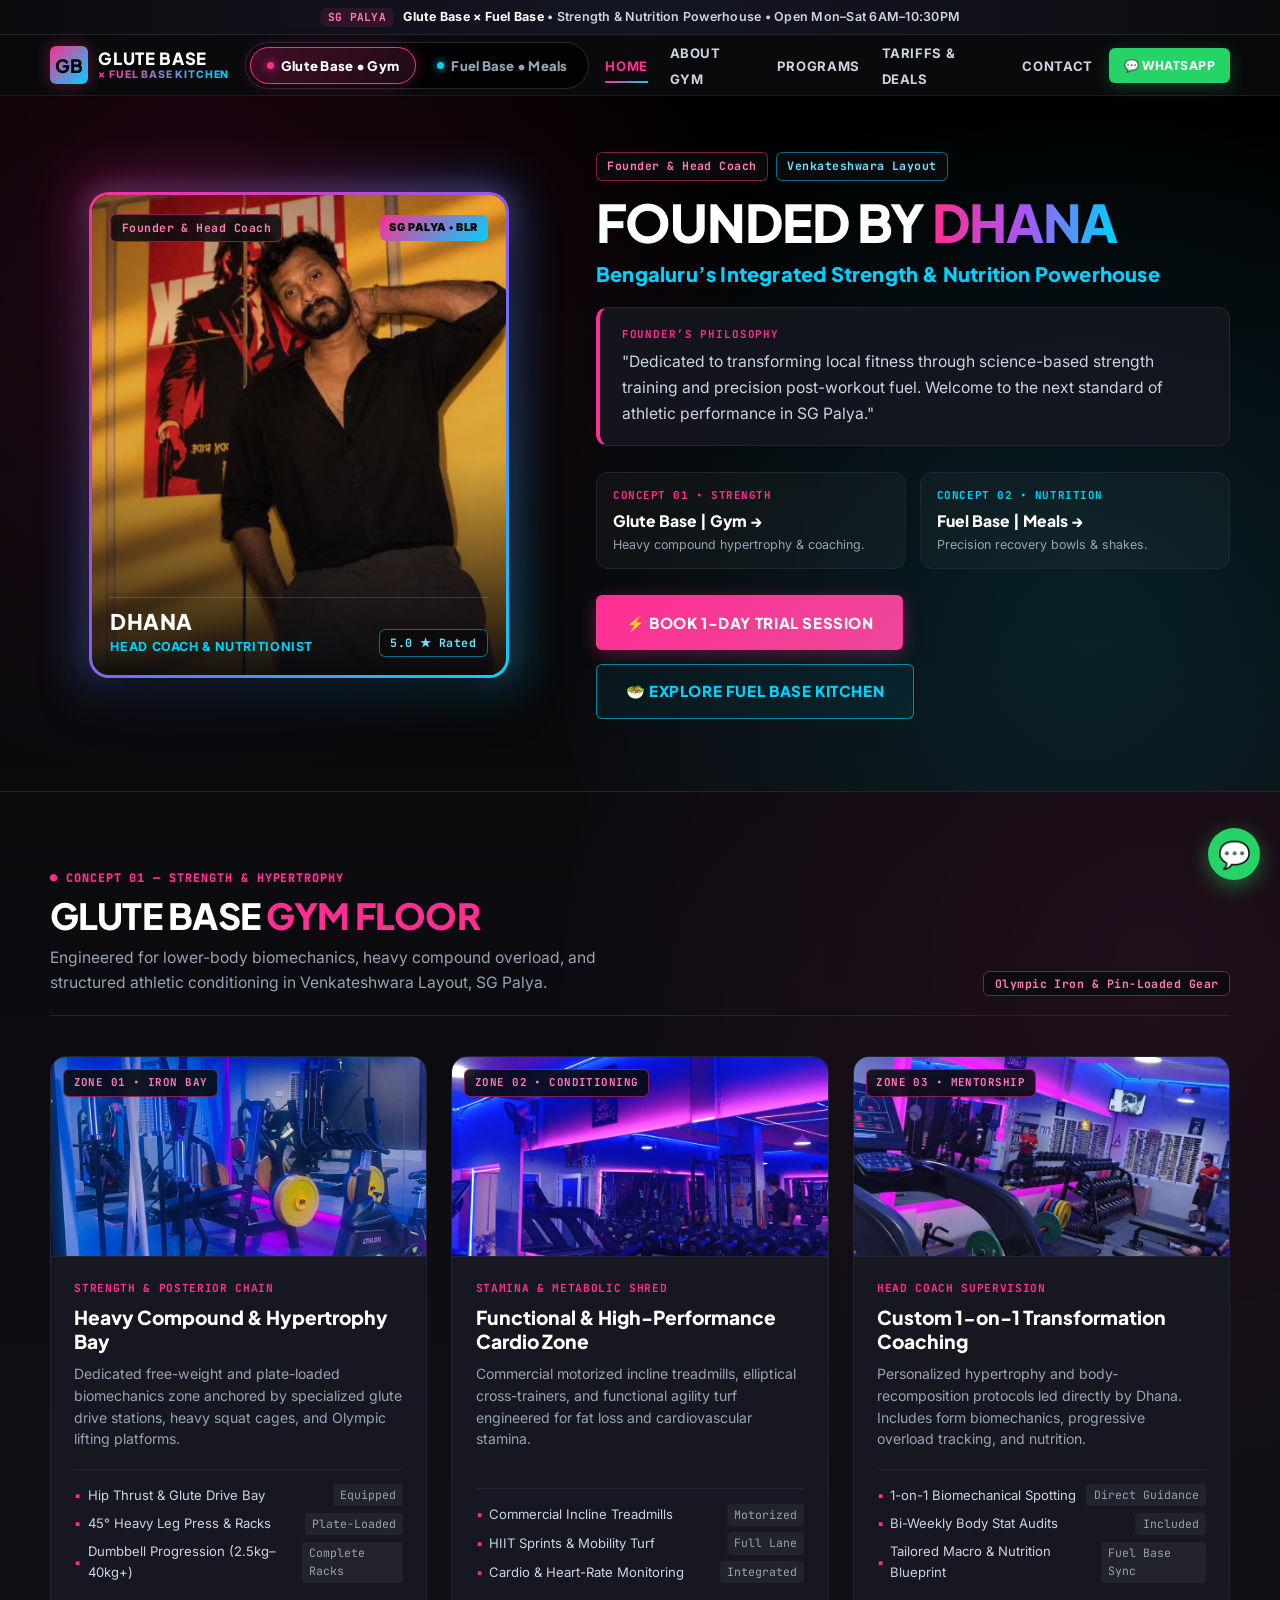
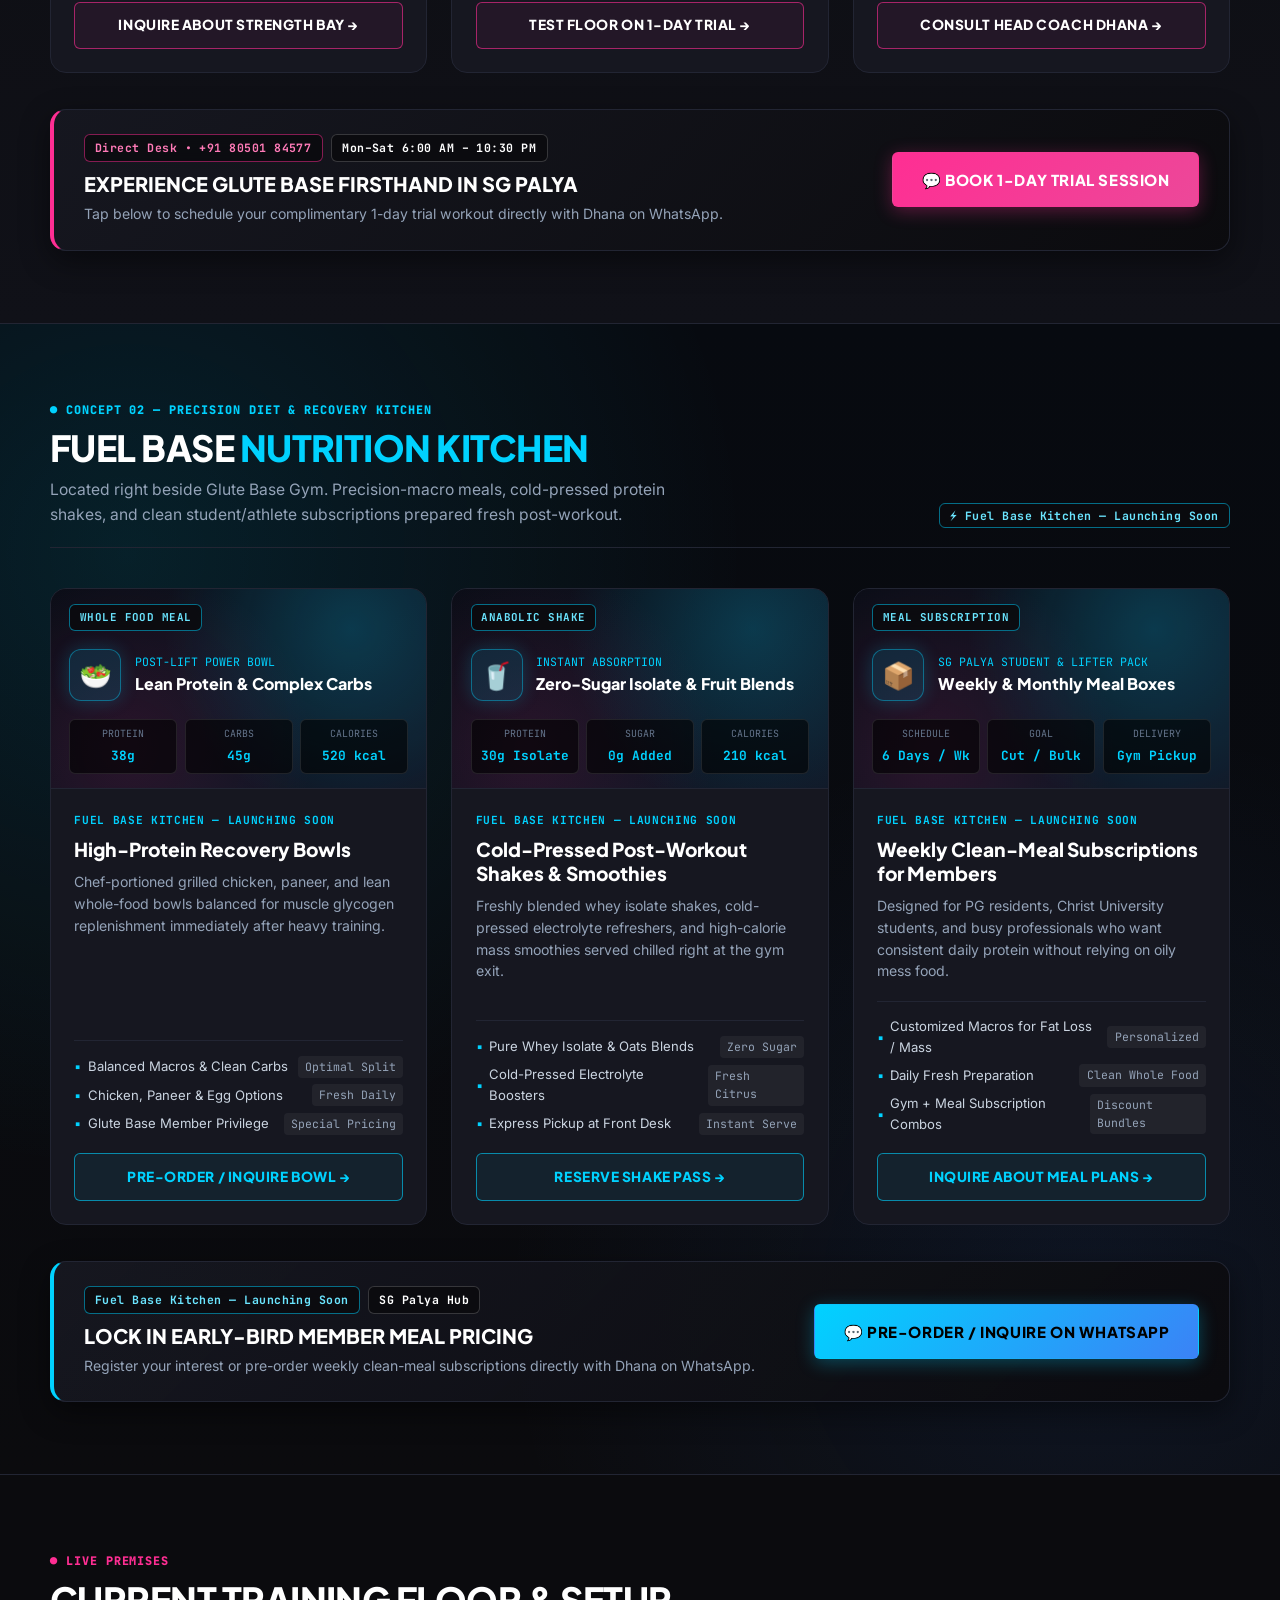
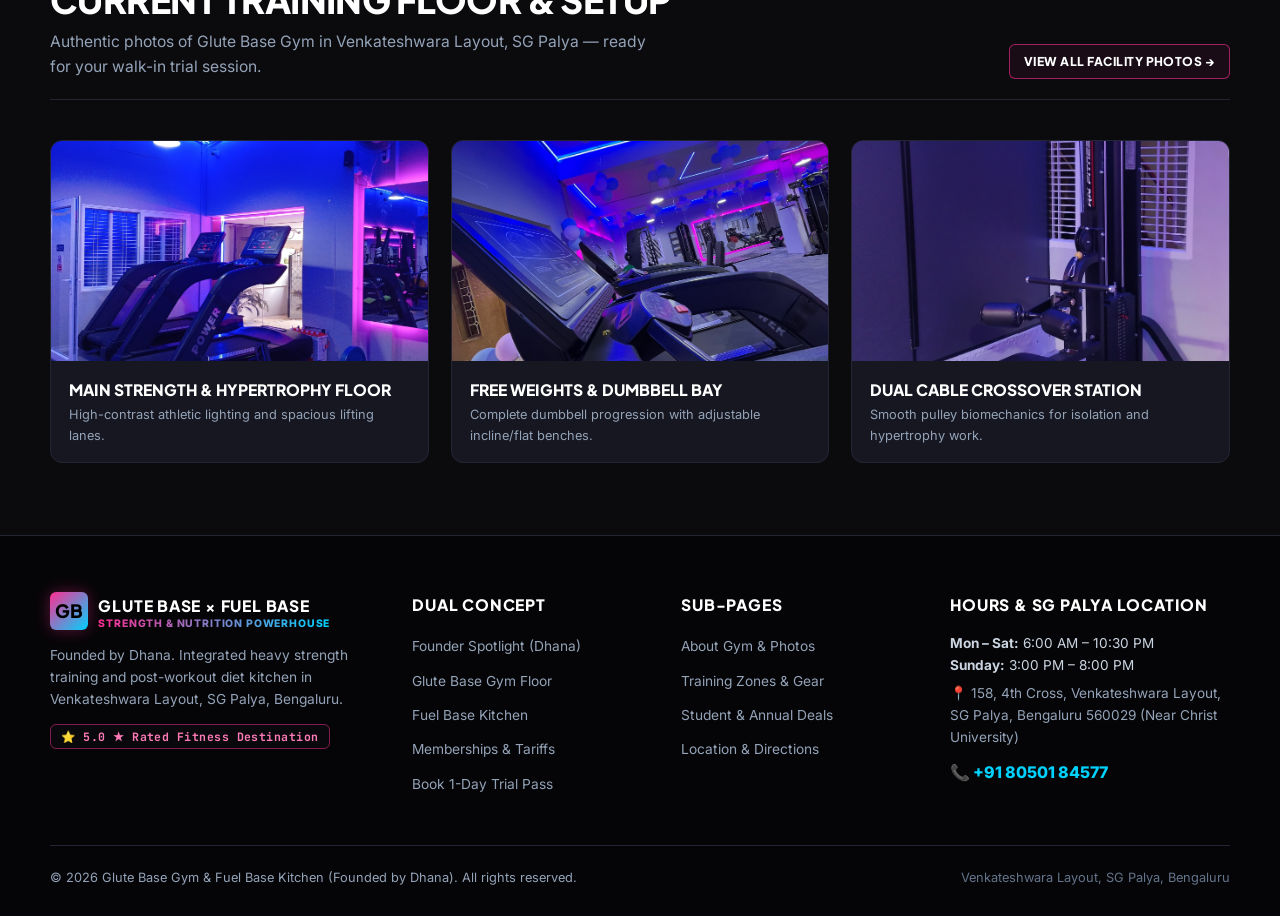
<file: index.html>
<!DOCTYPE html>
<html lang="en">
<head>
  <meta charset="UTF-8">
  <meta name="viewport" content="width=device-width, initial-scale=1.0, maximum-scale=5.0">
  <title>Glute Base Gym &amp; Fuel Base Kitchen | Founded by Dhana — SG Palya, Bengaluru</title>
  <meta name="description" content="Founded by Dhana — Bengaluru’s Integrated Strength & Nutrition Powerhouse in SG Palya. Glute Base Gym & Fuel Base Nutrition Kitchen.">
  <link rel="preconnect" href="https://fonts.googleapis.com">
  <link rel="preconnect" href="https://fonts.gstatic.com" crossorigin>
  <link href="https://fonts.googleapis.com/css2?family=Inter:wght@400;500;600;700&family=JetBrains+Mono:wght@500;700&family=Plus+Jakarta+Sans:wght@700;800;900&display=swap" rel="stylesheet">
  <link rel="stylesheet" href="css/style.css">
</head>
<body>

  <!-- Top Announcement Bar (Slim, Single-Line, Mobile-Seamless) -->
  <div class="top-notice-bar">
    <span class="badge-pink">SG PALYA</span>
    <strong>Glute Base &times; Fuel Base</strong> • Strength &amp; Nutrition Powerhouse • Open Mon–Sat 6AM–10:30PM
  </div>

  <!-- Sticky Glassmorphism Header with Dual-Concept Switcher -->
  <header class="header">
    <div class="container">
      <div class="header-main-row">
        <!-- Logo -->
        <a href="index.html" class="logo" aria-label="Glute Base and Fuel Base Home">
          <div class="logo-badge">GB</div>
          <div class="logo-text">
            <h2>Glute Base</h2>
            <span>&times; Fuel Base Kitchen</span>
          </div>
        </a>

        <!-- Desktop Concept Switcher -->
        <div class="header-center">
          <div class="concept-switcher" role="tablist" aria-label="Dual Concept Switcher">
            <a href="#glute-base" class="concept-tab gym-tab active" data-target="glute-base" role="tab">
              <span class="dot"></span>
              <span>Glute Base • Gym</span>
            </a>
            <a href="#fuel-base" class="concept-tab fuel-tab" data-target="fuel-base" role="tab">
              <span class="dot"></span>
              <span>Fuel Base • Meals</span>
            </a>
          </div>
        </div>

        <!-- Navigation Links -->
        <nav>
          <ul class="nav-links">
            <li><a href="index.html" class="nav-link active">Home</a></li>
            <li><a href="about.html" class="nav-link">About Gym</a></li>
            <li><a href="programs.html" class="nav-link">Programs</a></li>
            <li><a href="membership.html" class="nav-link">Tariffs &amp; Deals</a></li>
            <li><a href="contact.html" class="nav-link">Contact</a></li>
          </ul>
        </nav>

        <!-- Header Actions -->
        <div class="header-actions">
          <a href="https://wa.me/918050184577?text=Hi%20Dhana%2C%20I%20would%20like%20to%20book%20a%201-Day%20Trial%20Session%20at%20Glute%20Base%20Gym." target="_blank" rel="noopener" class="btn btn-whatsapp btn-sm">
            💬 WhatsApp
          </a>
          <button class="mobile-menu-btn" aria-label="Toggle navigation menu">☰</button>
        </div>
      </div>
    </div>

    <!-- Mobile Concept Sub-Bar (Fixed 40px Height, Seamless 50/50 Tabs) -->
    <div class="concept-sub-bar">
      <div class="concept-switcher" role="tablist" aria-label="Mobile Concept Switcher">
        <a href="#glute-base" class="concept-tab gym-tab active" data-target="glute-base" role="tab">
          <span class="dot"></span>
          <span>Glute Base • Gym</span>
        </a>
        <a href="#fuel-base" class="concept-tab fuel-tab" data-target="fuel-base" role="tab">
          <span class="dot"></span>
          <span>Fuel Base • Meals</span>
        </a>
      </div>
    </div>
  </header>

  <!-- 2. Hero Section (Founder Spotlight: Dhana) -->
  <section class="founder-hero" id="founder-spotlight">
    <div class="container founder-hero-grid">

      <!-- Left: Sleek Portrait Card with Glowing Pink/Blue Gradient Borders -->
      <div class="founder-portrait-stage">
        <div class="founder-glow-backdrop"></div>
        <div class="founder-card-frame">
          <div class="founder-card-inner">
            <img
              src="images/dhana_founder.png"
              alt="Dhana — Founder & Head Coach of Glute Base Gym and Fuel Base Nutrition Kitchen"
              class="founder-portrait-img"
              width="440"
              height="490"
            >
            <div class="founder-portrait-overlay">
              <div class="founder-top-badges">
                <span class="badge-clean pink">Founder &amp; Head Coach</span>
                <span class="founder-verified-pill">SG Palya • BLR</span>
              </div>
              <div class="founder-bottom-plate">
                <div>
                  <h3>Dhana</h3>
                  <p>Head Coach &amp; Nutritionist</p>
                </div>
                <span class="badge-clean cyan">5.0 ★ Rated</span>
              </div>
            </div>
          </div>
        </div>
      </div>

      <!-- Right: Prominent Founder Copy, Mission & Dual-Concept Architecture -->
      <div class="founder-copy">
        <div class="founder-tag-row">
          <span class="badge-clean pink">Founder &amp; Head Coach</span>
          <span class="badge-clean cyan">Venkateshwara Layout</span>
        </div>

        <h1 class="founder-headline">
          Founded by <span class="gradient-accent">Dhana</span>
        </h1>

        <h2 class="founder-mission-sub">
          Bengaluru’s Integrated Strength &amp; Nutrition Powerhouse
        </h2>

        <div class="founder-bio-box">
          <span class="bio-label">FOUNDER’S PHILOSOPHY</span>
          <p>
            "Dedicated to transforming local fitness through science-based strength training and precision post-workout fuel. Welcome to the next standard of athletic performance in SG Palya."
          </p>
        </div>

        <!-- Dual-Concept Architecture Quick Jump Cards -->
        <div class="dual-architecture-pills">
          <a href="#glute-base" class="arch-mini-card pink-card">
            <span class="arch-tag">Concept 01 • Strength</span>
            <h4>Glute Base | Gym →</h4>
            <p>Heavy compound hypertrophy &amp; coaching.</p>
          </a>
          <a href="#fuel-base" class="arch-mini-card cyan-card">
            <span class="arch-tag">Concept 02 • Nutrition</span>
            <h4>Fuel Base | Meals →</h4>
            <p>Precision recovery bowls &amp; shakes.</p>
          </a>
        </div>

        <div class="hero-actions">
          <a href="https://wa.me/918050184577?text=Hi%20Dhana%2C%20I%20want%20to%20book%20a%201-Day%20Trial%20Session%20at%20Glute%20Base%20Gym%20in%20SG%20Palya." target="_blank" rel="noopener" class="btn btn-pink btn-lg">
            ⚡ Book 1-Day Trial Session
          </a>
          <a href="#fuel-base" class="btn btn-outline-cyan btn-lg">
            🥗 Explore Fuel Base Kitchen
          </a>
        </div>
      </div>

    </div>
  </section>

  <!-- 3. Glute Base Section (Showcase) -->
  <section class="section section-glute-showcase" id="glute-base">
    <div class="container">

      <div class="section-header-bar">
        <div>
          <span class="section-tag">● Concept 01 — Strength &amp; Hypertrophy</span>
          <h2 class="section-title">Glute Base <span style="color: var(--pink);">Gym Floor</span></h2>
          <p class="section-subtitle">
            Engineered for lower-body biomechanics, heavy compound overload, and structured athletic conditioning in Venkateshwara Layout, SG Palya.
          </p>
        </div>
        <div>
          <span class="badge-clean pink">Olympic Iron &amp; Pin-Loaded Gear</span>
        </div>
      </div>

      <!-- 3 Showcase Cards for Glute Base -->
      <div class="template-cards-grid">

        <!-- Card 1 -->
        <article class="template-card gym-card">
          <div class="template-card-media">
            <img src="images/gym_glute_machines.jpg" alt="Heavy Compound and Hypertrophy Bay at Glute Base Gym" width="400" height="200" loading="lazy">
            <span class="media-overlay-badge pink">Zone 01 • Iron Bay</span>
          </div>
          <div class="template-card-body">
            <span class="template-card-kicker">Strength &amp; Posterior Chain</span>
            <h3 class="template-card-title">Heavy Compound &amp; Hypertrophy Bay</h3>
            <p class="template-card-desc">
              Dedicated free-weight and plate-loaded biomechanics zone anchored by specialized glute drive stations, heavy squat cages, and Olympic lifting platforms.
            </p>
            <ul class="template-spec-list">
              <li>
                <span class="spec-key">Hip Thrust &amp; Glute Drive Bay</span>
                <span class="spec-val">Equipped</span>
              </li>
              <li>
                <span class="spec-key">45° Heavy Leg Press &amp; Racks</span>
                <span class="spec-val">Plate-Loaded</span>
              </li>
              <li>
                <span class="spec-key">Dumbbell Progression (2.5kg–40kg+)</span>
                <span class="spec-val">Complete Racks</span>
              </li>
            </ul>
            <a href="https://wa.me/918050184577?text=Hi%20Dhana%2C%20I%20would%20like%20to%20book%20a%201-Day%20Trial%20Session%20for%20the%20Heavy%20Compound%20%26%20Hypertrophy%20Bay." target="_blank" rel="noopener" class="btn btn-outline" style="width: 100%;">
              Inquire About Strength Bay →
            </a>
          </div>
        </article>

        <!-- Card 2 -->
        <article class="template-card gym-card">
          <div class="template-card-media">
            <img src="images/gym_cardio_treadmills.jpg" alt="Functional and High-Performance Cardio Zone at Glute Base Gym" width="400" height="200" loading="lazy">
            <span class="media-overlay-badge pink">Zone 02 • Conditioning</span>
          </div>
          <div class="template-card-body">
            <span class="template-card-kicker">Stamina &amp; Metabolic Shred</span>
            <h3 class="template-card-title">Functional &amp; High-Performance Cardio Zone</h3>
            <p class="template-card-desc">
              Commercial motorized incline treadmills, elliptical cross-trainers, and functional agility turf engineered for fat loss and cardiovascular stamina.
            </p>
            <ul class="template-spec-list">
              <li>
                <span class="spec-key">Commercial Incline Treadmills</span>
                <span class="spec-val">Motorized</span>
              </li>
              <li>
                <span class="spec-key">HIIT Sprints &amp; Mobility Turf</span>
                <span class="spec-val">Full Lane</span>
              </li>
              <li>
                <span class="spec-key">Cardio &amp; Heart-Rate Monitoring</span>
                <span class="spec-val">Integrated</span>
              </li>
            </ul>
            <a href="https://wa.me/918050184577?text=Hi%20Dhana%2C%20I%20would%20like%20to%20book%20a%201-Day%20Trial%20Session%20at%20Glute%20Base%20Gym." target="_blank" rel="noopener" class="btn btn-outline" style="width: 100%;">
              Test Floor on 1-Day Trial →
            </a>
          </div>
        </article>

        <!-- Card 3 -->
        <article class="template-card gym-card">
          <div class="template-card-media">
            <img src="images/gym_weight_training.jpg" alt="Custom 1-on-1 Transformation Coaching by Dhana" width="400" height="200" loading="lazy">
            <span class="media-overlay-badge pink">Zone 03 • Mentorship</span>
          </div>
          <div class="template-card-body">
            <span class="template-card-kicker">Head Coach Supervision</span>
            <h3 class="template-card-title">Custom 1-on-1 Transformation Coaching</h3>
            <p class="template-card-desc">
              Personalized hypertrophy and body-recomposition protocols led directly by Dhana. Includes form biomechanics, progressive overload tracking, and nutrition.
            </p>
            <ul class="template-spec-list">
              <li>
                <span class="spec-key">1-on-1 Biomechanical Spotting</span>
                <span class="spec-val">Direct Guidance</span>
              </li>
              <li>
                <span class="spec-key">Bi-Weekly Body Stat Audits</span>
                <span class="spec-val">Included</span>
              </li>
              <li>
                <span class="spec-key">Tailored Macro &amp; Nutrition Blueprint</span>
                <span class="spec-val">Fuel Base Sync</span>
              </li>
            </ul>
            <a href="https://wa.me/918050184577?text=Hi%20Dhana%2C%20I%20am%20interested%20in%20Custom%201-on-1%20Transformation%20Coaching%20at%20Glute%20Base." target="_blank" rel="noopener" class="btn btn-outline" style="width: 100%;">
              Consult Head Coach Dhana →
            </a>
          </div>
        </article>

      </div>

      <!-- 1-Tap WhatsApp Action Bar for Glute Base -->
      <div class="showcase-cta-bar pink-bar">
        <div class="showcase-cta-info">
          <div style="display: flex; align-items: center; gap: 0.5rem; flex-wrap: wrap; margin-bottom: 0.35rem;">
            <span class="badge-clean pink">Direct Desk • +91 80501 84577</span>
            <span class="badge-clean">Mon–Sat 6:00 AM – 10:30 PM</span>
          </div>
          <h3>Experience Glute Base Firsthand in SG Palya</h3>
          <p>Tap below to schedule your complimentary 1-day trial workout directly with Dhana on WhatsApp.</p>
        </div>
        <div>
          <a
            href="https://wa.me/918050184577?text=Hi%20Dhana%2C%20I%20saw%20the%20Glute%20Base%20website%20and%20want%20to%20Book%20a%201-Day%20Trial%20Session."
            target="_blank"
            rel="noopener"
            class="btn btn-pink btn-lg"
          >
            💬 Book 1-Day Trial Session
          </a>
        </div>
      </div>

    </div>
  </section>

  <!-- 4. Fuel Base Section (Nutrition Concept) -->
  <section class="section section-fuel-showcase" id="fuel-base">
    <div class="container">

      <div class="section-header-bar">
        <div>
          <span class="section-tag cyan">● Concept 02 — Precision Diet &amp; Recovery Kitchen</span>
          <h2 class="section-title">Fuel Base <span style="color: var(--cyan);">Nutrition Kitchen</span></h2>
          <p class="section-subtitle">
            Located right beside Glute Base Gym. Precision-macro meals, cold-pressed protein shakes, and clean student/athlete subscriptions prepared fresh post-workout.
          </p>
        </div>
        <div>
          <span class="badge-clean cyan">⚡ Fuel Base Kitchen — Launching Soon</span>
        </div>
      </div>

      <!-- 3 Preview Menu Cards with Real Macros -->
      <div class="template-cards-grid">

        <!-- Menu Card 1 -->
        <article class="template-card fuel-card">
          <div class="fuel-visual-graphic">
            <span class="media-overlay-badge cyan" style="position: static; align-self: flex-start;">Whole Food Meal</span>
            <div class="fuel-graphic-center">
              <div class="fuel-icon-box">🥗</div>
              <div>
                <div style="font-family: var(--font-mono); font-size: 0.72rem; color: var(--cyan); text-transform: uppercase;">Post-Lift Power Bowl</div>
                <div style="font-family: var(--font-heading); font-weight: 800; font-size: 1rem; color: var(--text-white);">Lean Protein &amp; Complex Carbs</div>
              </div>
            </div>
            <div class="macro-grid-row">
              <div class="macro-pill-box">
                <span>Protein</span>
                <strong>38g</strong>
              </div>
              <div class="macro-pill-box">
                <span>Carbs</span>
                <strong>45g</strong>
              </div>
              <div class="macro-pill-box">
                <span>Calories</span>
                <strong>520 kcal</strong>
              </div>
            </div>
          </div>
          <div class="template-card-body">
            <span class="template-card-kicker">Fuel Base Kitchen — Launching Soon</span>
            <h3 class="template-card-title">High-Protein Recovery Bowls</h3>
            <p class="template-card-desc">
              Chef-portioned grilled chicken, paneer, and lean whole-food bowls balanced for muscle glycogen replenishment immediately after heavy training.
            </p>
            <ul class="template-spec-list">
              <li>
                <span class="spec-key">Balanced Macros &amp; Clean Carbs</span>
                <span class="spec-val">Optimal Split</span>
              </li>
              <li>
                <span class="spec-key">Chicken, Paneer &amp; Egg Options</span>
                <span class="spec-val">Fresh Daily</span>
              </li>
              <li>
                <span class="spec-key">Glute Base Member Privilege</span>
                <span class="spec-val">Special Pricing</span>
              </li>
            </ul>
            <a href="https://wa.me/918050184577?text=Hi%20Dhana%2C%20I%20want%20to%20pre-order%20or%20inquire%20about%20the%20High-Protein%20Recovery%20Bowls%20at%20Fuel%20Base%20Kitchen." target="_blank" rel="noopener" class="btn btn-outline-cyan" style="width: 100%;">
              Pre-Order / Inquire Bowl →
            </a>
          </div>
        </article>

        <!-- Menu Card 2 -->
        <article class="template-card fuel-card">
          <div class="fuel-visual-graphic">
            <span class="media-overlay-badge cyan" style="position: static; align-self: flex-start;">Anabolic Shake</span>
            <div class="fuel-graphic-center">
              <div class="fuel-icon-box">🥤</div>
              <div>
                <div style="font-family: var(--font-mono); font-size: 0.72rem; color: var(--cyan); text-transform: uppercase;">Instant Absorption</div>
                <div style="font-family: var(--font-heading); font-weight: 800; font-size: 1rem; color: var(--text-white);">Zero-Sugar Isolate &amp; Fruit Blends</div>
              </div>
            </div>
            <div class="macro-grid-row">
              <div class="macro-pill-box">
                <span>Protein</span>
                <strong>30g Isolate</strong>
              </div>
              <div class="macro-pill-box">
                <span>Sugar</span>
                <strong>0g Added</strong>
              </div>
              <div class="macro-pill-box">
                <span>Calories</span>
                <strong>210 kcal</strong>
              </div>
            </div>
          </div>
          <div class="template-card-body">
            <span class="template-card-kicker">Fuel Base Kitchen — Launching Soon</span>
            <h3 class="template-card-title">Cold-Pressed Post-Workout Shakes &amp; Smoothies</h3>
            <p class="template-card-desc">
              Freshly blended whey isolate shakes, cold-pressed electrolyte refreshers, and high-calorie mass smoothies served chilled right at the gym exit.
            </p>
            <ul class="template-spec-list">
              <li>
                <span class="spec-key">Pure Whey Isolate &amp; Oats Blends</span>
                <span class="spec-val">Zero Sugar</span>
              </li>
              <li>
                <span class="spec-key">Cold-Pressed Electrolyte Boosters</span>
                <span class="spec-val">Fresh Citrus</span>
              </li>
              <li>
                <span class="spec-key">Express Pickup at Front Desk</span>
                <span class="spec-val">Instant Serve</span>
              </li>
            </ul>
            <a href="https://wa.me/918050184577?text=Hi%20Dhana%2C%20I%20want%20to%20inquire%20about%20the%20Cold-Pressed%20Post-Workout%20Shakes%20at%20Fuel%20Base%20Kitchen." target="_blank" rel="noopener" class="btn btn-outline-cyan" style="width: 100%;">
              Reserve Shake Pass →
            </a>
          </div>
        </article>

        <!-- Menu Card 3 -->
        <article class="template-card fuel-card">
          <div class="fuel-visual-graphic">
            <span class="media-overlay-badge cyan" style="position: static; align-self: flex-start;">Meal Subscription</span>
            <div class="fuel-graphic-center">
              <div class="fuel-icon-box">📦</div>
              <div>
                <div style="font-family: var(--font-mono); font-size: 0.72rem; color: var(--cyan); text-transform: uppercase;">SG Palya Student &amp; Lifter Pack</div>
                <div style="font-family: var(--font-heading); font-weight: 800; font-size: 1rem; color: var(--text-white);">Weekly &amp; Monthly Meal Boxes</div>
              </div>
            </div>
            <div class="macro-grid-row">
              <div class="macro-pill-box">
                <span>Schedule</span>
                <strong>6 Days / Wk</strong>
              </div>
              <div class="macro-pill-box">
                <span>Goal</span>
                <strong>Cut / Bulk</strong>
              </div>
              <div class="macro-pill-box">
                <span>Delivery</span>
                <strong>Gym Pickup</strong>
              </div>
            </div>
          </div>
          <div class="template-card-body">
            <span class="template-card-kicker">Fuel Base Kitchen — Launching Soon</span>
            <h3 class="template-card-title">Weekly Clean-Meal Subscriptions for Members</h3>
            <p class="template-card-desc">
              Designed for PG residents, Christ University students, and busy professionals who want consistent daily protein without relying on oily mess food.
            </p>
            <ul class="template-spec-list">
              <li>
                <span class="spec-key">Customized Macros for Fat Loss / Mass</span>
                <span class="spec-val">Personalized</span>
              </li>
              <li>
                <span class="spec-key">Daily Fresh Preparation</span>
                <span class="spec-val">Clean Whole Food</span>
              </li>
              <li>
                <span class="spec-key">Gym + Meal Subscription Combos</span>
                <span class="spec-val">Discount Bundles</span>
              </li>
            </ul>
            <a href="https://wa.me/918050184577?text=Hi%20Dhana%2C%20I%20am%20interested%20in%20the%20Weekly%20Clean-Meal%20Subscriptions%20at%20Fuel%20Base%20Kitchen." target="_blank" rel="noopener" class="btn btn-outline-cyan" style="width: 100%;">
              Inquire About Meal Plans →
            </a>
          </div>
        </article>

      </div>

      <!-- 1-Tap WhatsApp Action Bar for Fuel Base -->
      <div class="showcase-cta-bar cyan-bar">
        <div class="showcase-cta-info">
          <div style="display: flex; align-items: center; gap: 0.5rem; flex-wrap: wrap; margin-bottom: 0.35rem;">
            <span class="badge-clean cyan">Fuel Base Kitchen — Launching Soon</span>
            <span class="badge-clean">SG Palya Hub</span>
          </div>
          <h3>Lock In Early-Bird Member Meal Pricing</h3>
          <p>Register your interest or pre-order weekly clean-meal subscriptions directly with Dhana on WhatsApp.</p>
        </div>
        <div>
          <a
            href="https://wa.me/918050184577?text=Hi%20Dhana%2C%20I%20want%20to%20Pre-Order%20%2F%20Inquire%20about%20Fuel%20Base%20Kitchen%20meals%20and%20subscriptions."
            target="_blank"
            rel="noopener"
            class="btn btn-cyan btn-lg"
          >
            💬 Pre-Order / Inquire on WhatsApp
          </a>
        </div>
      </div>

    </div>
  </section>

  <!-- 5. Authentic Facility Preview -->
  <section class="section section-dark">
    <div class="container">
      <div class="section-header-bar">
        <div>
          <span class="section-tag">● Live Premises</span>
          <h2 class="section-title">Current Training Floor &amp; Setup</h2>
          <p class="section-subtitle">
            Authentic photos of Glute Base Gym in Venkateshwara Layout, SG Palya — ready for your walk-in trial session.
          </p>
        </div>
        <div>
          <a href="about.html" class="btn btn-outline btn-sm">View All Facility Photos →</a>
        </div>
      </div>

      <div class="gym-gallery-grid">
        <div class="gym-photo-card">
          <div class="photo-wrap">
            <img src="images/gym_interior_floor.jpg" alt="Glute Base Gym Main Training Floor" width="400" height="220" loading="lazy">
          </div>
          <div class="photo-caption">
            <h5>Main Strength &amp; Hypertrophy Floor</h5>
            <p>High-contrast athletic lighting and spacious lifting lanes.</p>
          </div>
        </div>

        <div class="gym-photo-card">
          <div class="photo-wrap">
            <img src="images/gym_dumbbells_rack.jpg" alt="Free Weight and Dumbbell Section" width="400" height="220" loading="lazy">
          </div>
          <div class="photo-caption">
            <h5>Free Weights &amp; Dumbbell Bay</h5>
            <p>Complete dumbbell progression with adjustable incline/flat benches.</p>
          </div>
        </div>

        <div class="gym-photo-card">
          <div class="photo-wrap">
            <img src="images/gym_cable_crossover.jpg" alt="Dual Cable Crossover Machine" width="400" height="220" loading="lazy">
          </div>
          <div class="photo-caption">
            <h5>Dual Cable Crossover Station</h5>
            <p>Smooth pulley biomechanics for isolation and hypertrophy work.</p>
          </div>
        </div>
      </div>
    </div>
  </section>

  <!-- Footer -->
  <footer class="footer">
    <div class="container">
      <div class="footer-grid">
        <div class="footer-col">
          <div class="logo" style="margin-bottom: 0.85rem;">
            <div class="logo-badge">GB</div>
            <div class="logo-text">
              <h4 style="margin: 0; color: var(--text-white);">Glute Base &times; Fuel Base</h4>
              <span>Strength &amp; Nutrition Powerhouse</span>
            </div>
          </div>
          <p style="font-size: 0.86rem; line-height: 1.6; margin-bottom: 0.85rem;">
            Founded by Dhana. Integrated heavy strength training and post-workout diet kitchen in Venkateshwara Layout, SG Palya, Bengaluru.
          </p>
          <span class="badge-clean pink">⭐ 5.0 ★ Rated Fitness Destination</span>
        </div>

        <div class="footer-col footer-links">
          <h4>Dual Concept</h4>
          <ul>
            <li><a href="#founder-spotlight">Founder Spotlight (Dhana)</a></li>
            <li><a href="#glute-base">Glute Base Gym Floor</a></li>
            <li><a href="#fuel-base">Fuel Base Kitchen</a></li>
            <li><a href="membership.html">Memberships &amp; Tariffs</a></li>
            <li><a href="contact.html">Book 1-Day Trial Pass</a></li>
          </ul>
        </div>

        <div class="footer-col footer-links">
          <h4>Sub-Pages</h4>
          <ul>
            <li><a href="about.html">About Gym &amp; Photos</a></li>
            <li><a href="programs.html">Training Zones &amp; Gear</a></li>
            <li><a href="membership.html">Student &amp; Annual Deals</a></li>
            <li><a href="contact.html">Location &amp; Directions</a></li>
          </ul>
        </div>

        <div class="footer-col">
          <h4>Hours &amp; SG Palya Location</h4>
          <p style="font-size: 0.85rem; margin-bottom: 0.4rem; color: var(--text-slate);">
            <strong>Mon – Sat:</strong> 6:00 AM – 10:30 PM<br>
            <strong>Sunday:</strong> 3:00 PM – 8:00 PM
          </p>
          <p style="font-size: 0.85rem; color: var(--text-gray); margin-bottom: 0.75rem;">
            📍 158, 4th Cross, Venkateshwara Layout, SG Palya, Bengaluru 560029 (Near Christ University)
          </p>
          <a href="tel:+918050184577" style="color: var(--cyan); font-weight: 800;">📞 +91 80501 84577</a>
        </div>
      </div>

      <div class="footer-bottom">
        <div>© 2026 Glute Base Gym &amp; Fuel Base Kitchen (Founded by Dhana). All rights reserved.</div>
        <div style="color: var(--text-muted);">Venkateshwara Layout, SG Palya, Bengaluru</div>
      </div>
    </div>
  </footer>

  <!-- Floating WhatsApp Action -->
  <a
    href="https://wa.me/918050184577?text=Hi%20Dhana%2C%20I%20saw%20the%20Glute%20Base%20%26%20Fuel%20Base%20website%20and%20would%20like%20to%20inquire."
    target="_blank"
    rel="noopener"
    class="floating-whatsapp"
    aria-label="WhatsApp Glute Base & Fuel Base"
  >
    💬
  </a>

  <script src="js/main.js"></script>
</body>
</html>
</file>
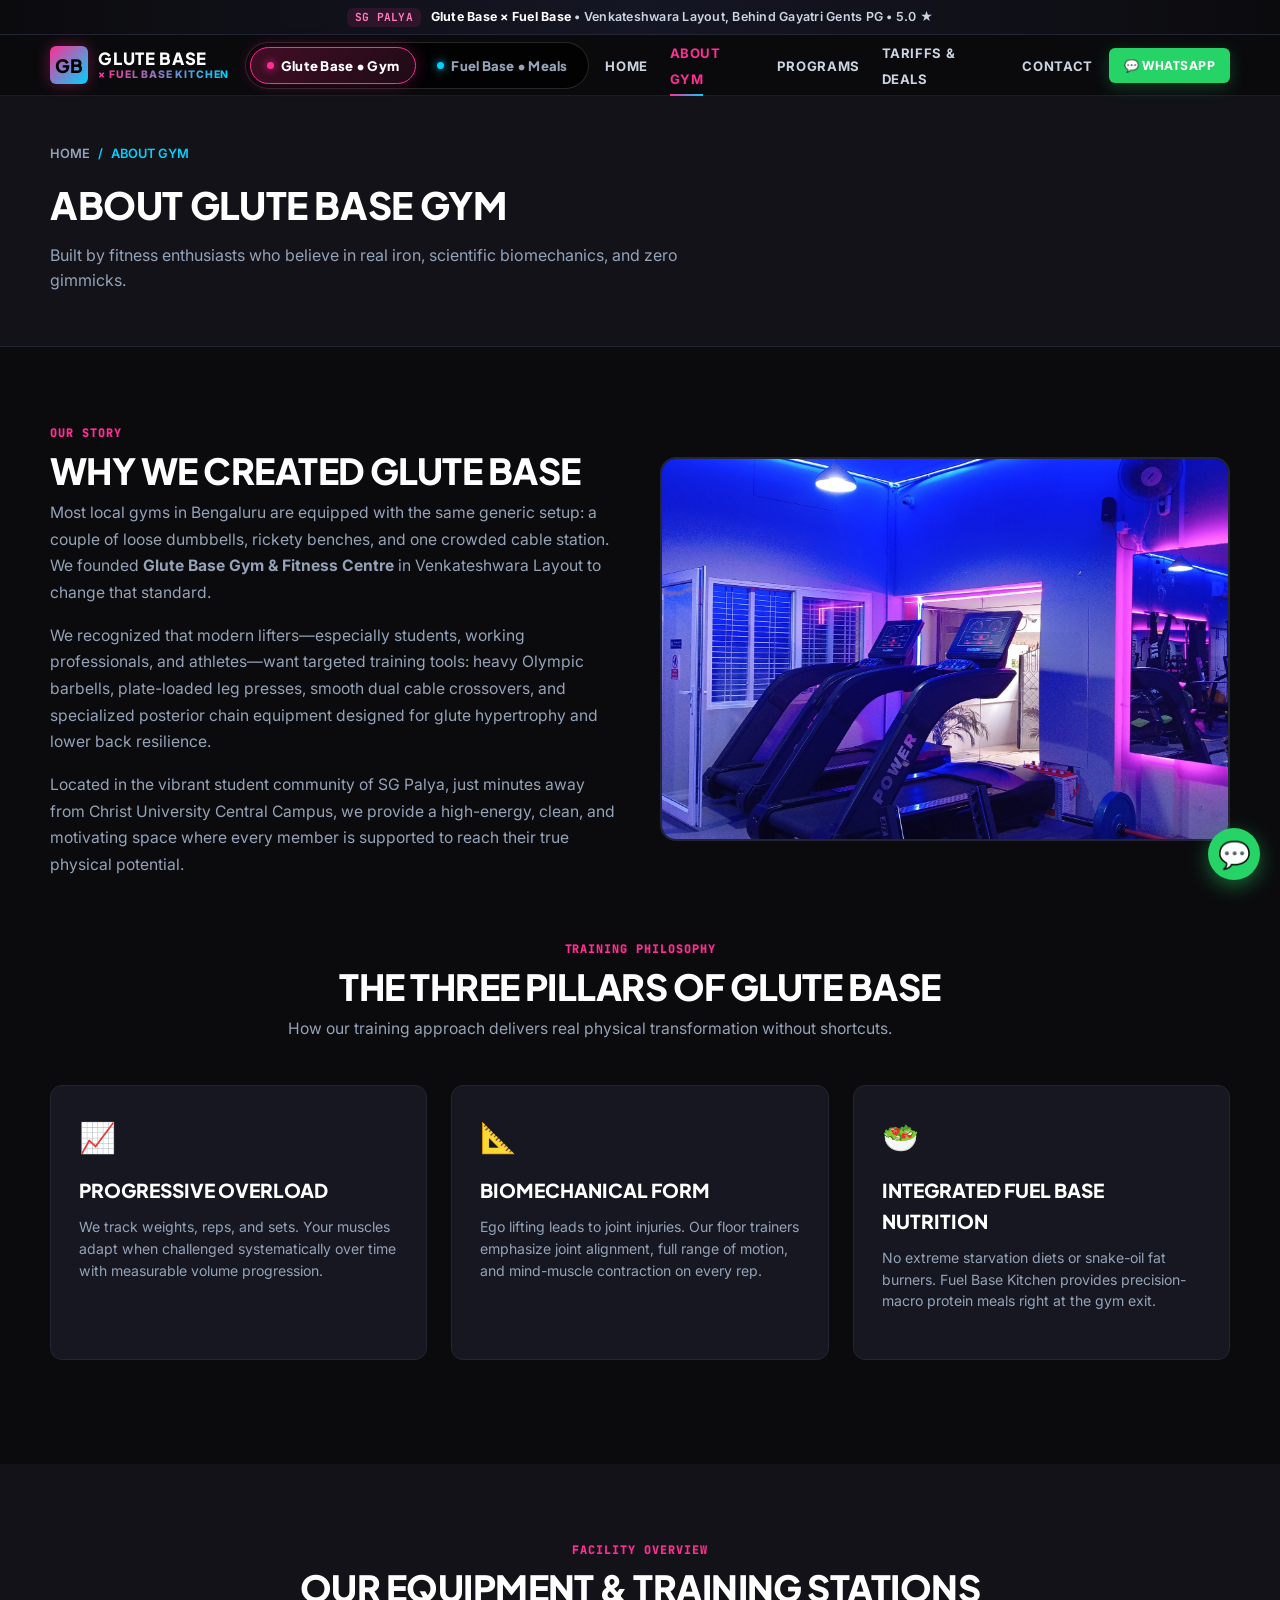
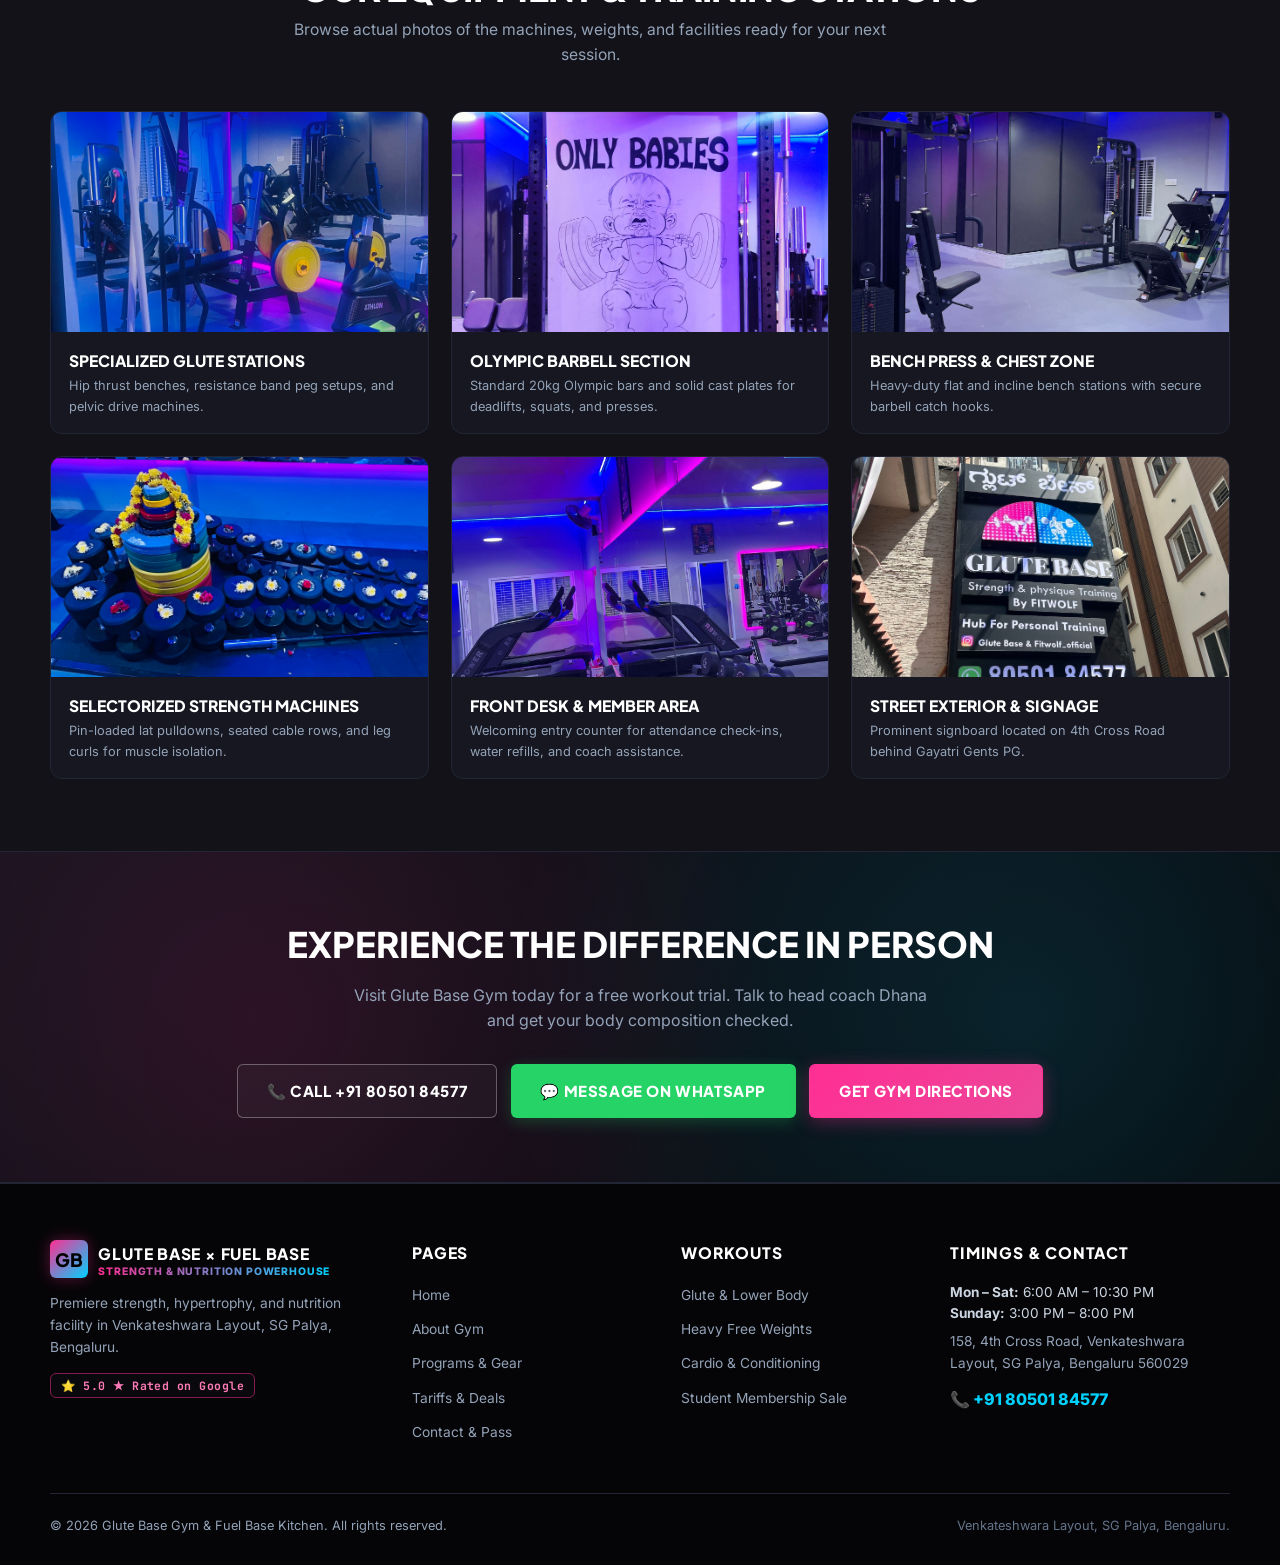
<file: about.html>
<!DOCTYPE html>
<html lang="en">
<head>
  <meta charset="UTF-8">
  <meta name="viewport" content="width=device-width, initial-scale=1.0, maximum-scale=5.0">
  <title>About Us | Glute Base Gym &amp; Fitness Centre SG Palya</title>
  <meta name="description" content="Learn about Glute Base Gym in Venkateshwara Layout, SG Palya. Our equipment, training philosophy, glute hypertrophy focus, and supportive community.">
  <link rel="preconnect" href="https://fonts.googleapis.com">
  <link rel="preconnect" href="https://fonts.gstatic.com" crossorigin>
  <link href="https://fonts.googleapis.com/css2?family=Inter:wght@400;500;600;700&family=JetBrains+Mono:wght@500;700&family=Plus+Jakarta+Sans:wght@700;800;900&display=swap" rel="stylesheet">
  <link rel="stylesheet" href="css/style.css">
</head>
<body>

  <!-- Top Announcement Bar -->
  <div class="top-notice-bar">
    <span class="badge-pink">SG PALYA</span>
    <strong>Glute Base &times; Fuel Base</strong> • Venkateshwara Layout, Behind Gayatri Gents PG • 5.0 ★
  </div>

  <!-- Header -->
  <header class="header">
    <div class="container">
      <div class="header-main-row">
        <a href="index.html" class="logo" aria-label="Glute Base and Fuel Base Home">
          <div class="logo-badge">GB</div>
          <div class="logo-text">
            <h2>Glute Base</h2>
            <span>&times; Fuel Base Kitchen</span>
          </div>
        </a>

        <div class="header-center">
          <div class="concept-switcher" role="tablist" aria-label="Dual Concept Switcher">
            <a href="index.html#glute-base" class="concept-tab gym-tab active">
              <span class="dot"></span>
              <span>Glute Base • Gym</span>
            </a>
            <a href="index.html#fuel-base" class="concept-tab fuel-tab">
              <span class="dot"></span>
              <span>Fuel Base • Meals</span>
            </a>
          </div>
        </div>

        <nav>
          <ul class="nav-links">
            <li><a href="index.html" class="nav-link">Home</a></li>
            <li><a href="about.html" class="nav-link active">About Gym</a></li>
            <li><a href="programs.html" class="nav-link">Programs</a></li>
            <li><a href="membership.html" class="nav-link">Tariffs &amp; Deals</a></li>
            <li><a href="contact.html" class="nav-link">Contact</a></li>
          </ul>
        </nav>

        <div class="header-actions">
          <a href="https://wa.me/918050184577?text=Hi%20Dhana%2C%20I%20have%20an%20inquiry%20about%20Glute%20Base%20Gym." target="_blank" rel="noopener" class="btn btn-whatsapp btn-sm">
            💬 WhatsApp
          </a>
          <button class="mobile-menu-btn" aria-label="Toggle navigation menu">☰</button>
        </div>
      </div>
    </div>

    <!-- Mobile Concept Sub-Bar -->
    <div class="concept-sub-bar">
      <div class="concept-switcher" role="tablist" aria-label="Mobile Concept Switcher">
        <a href="index.html#glute-base" class="concept-tab gym-tab active">
          <span class="dot"></span>
          <span>Glute Base • Gym</span>
        </a>
        <a href="index.html#fuel-base" class="concept-tab fuel-tab">
          <span class="dot"></span>
          <span>Fuel Base • Meals</span>
        </a>
      </div>
    </div>
  </header>

  <!-- Page Header -->
  <section class="page-header">
    <div class="container">
      <div class="breadcrumbs">
        <a href="index.html">Home</a>
        <span>/</span>
        <span>About Gym</span>
      </div>
      <h1 class="page-title">About Glute Base Gym</h1>
      <p class="page-subtitle">Built by fitness enthusiasts who believe in real iron, scientific biomechanics, and zero gimmicks.</p>
    </div>
  </section>

  <!-- Story & Mission Section -->
  <section class="section section-dark">
    <div class="container">
      <div class="two-col-grid" style="margin-bottom: 3.5rem;">
        <div>
          <span class="section-tag">Our Story</span>
          <h2 class="section-title">Why We Created Glute Base</h2>
          <div style="color: var(--text-gray); font-size: 0.98rem; line-height: 1.7;">
            <p style="margin-bottom: 1rem;">
              Most local gyms in Bengaluru are equipped with the same generic setup: a couple of loose dumbbells, rickety benches, and one crowded cable station. We founded <strong>Glute Base Gym &amp; Fitness Centre</strong> in Venkateshwara Layout to change that standard.
            </p>
            <p style="margin-bottom: 1rem;">
              We recognized that modern lifters—especially students, working professionals, and athletes—want targeted training tools: heavy Olympic barbells, plate-loaded leg presses, smooth dual cable crossovers, and specialized posterior chain equipment designed for glute hypertrophy and lower back resilience.
            </p>
            <p>
              Located in the vibrant student community of SG Palya, just minutes away from Christ University Central Campus, we provide a high-energy, clean, and motivating space where every member is supported to reach their true physical potential.
            </p>
          </div>
        </div>

        <div>
          <div class="hero-image-box">
            <img src="images/gym_interior_floor.jpg" alt="Interior floor of Glute Base Gym" width="600" height="400">
          </div>
        </div>
      </div>

      <!-- Core Pillars -->
      <div class="section-header">
        <span class="section-tag">Training Philosophy</span>
        <h2 class="section-title">The Three Pillars of Glute Base</h2>
        <p class="section-subtitle">How our training approach delivers real physical transformation without shortcuts.</p>
      </div>

      <div class="programs-grid" style="margin-bottom: 2rem;">
        <div class="program-card">
          <div class="program-icon">📈</div>
          <h3 class="program-title">Progressive Overload</h3>
          <p class="program-desc">We track weights, reps, and sets. Your muscles adapt when challenged systematically over time with measurable volume progression.</p>
        </div>

        <div class="program-card">
          <div class="program-icon">📐</div>
          <h3 class="program-title">Biomechanical Form</h3>
          <p class="program-desc">Ego lifting leads to joint injuries. Our floor trainers emphasize joint alignment, full range of motion, and mind-muscle contraction on every rep.</p>
        </div>

        <div class="program-card">
          <div class="program-icon">🥗</div>
          <h3 class="program-title">Integrated Fuel Base Nutrition</h3>
          <p class="program-desc">No extreme starvation diets or snake-oil fat burners. Fuel Base Kitchen provides precision-macro protein meals right at the gym exit.</p>
        </div>
      </div>

    </div>
  </section>

  <!-- Complete Real Photo Tour of the Gym -->
  <section class="section section-surface">
    <div class="container">
      <div class="section-header">
        <span class="section-tag">Facility Overview</span>
        <h2 class="section-title">Our Equipment &amp; Training Stations</h2>
        <p class="section-subtitle">Browse actual photos of the machines, weights, and facilities ready for your next session.</p>
      </div>

      <div class="gym-gallery-grid">
        <div class="gym-photo-card">
          <div class="photo-wrap">
            <img src="images/gym_glute_machines.jpg" alt="Specialized Glute Building Equipment" width="400" height="220" loading="lazy">
          </div>
          <div class="photo-caption">
            <h5>Specialized Glute Stations</h5>
            <p>Hip thrust benches, resistance band peg setups, and pelvic drive machines.</p>
          </div>
        </div>

        <div class="gym-photo-card">
          <div class="photo-wrap">
            <img src="images/gym_barbells_section.jpg" alt="Olympic Barbells and Lifting Platform" width="400" height="220" loading="lazy">
          </div>
          <div class="photo-caption">
            <h5>Olympic Barbell Section</h5>
            <p>Standard 20kg Olympic bars and solid cast plates for deadlifts, squats, and presses.</p>
          </div>
        </div>

        <div class="gym-photo-card">
          <div class="photo-wrap">
            <img src="images/gym_bench_press.jpg" alt="Bench Press Station at Glute Base" width="400" height="220" loading="lazy">
          </div>
          <div class="photo-caption">
            <h5>Bench Press &amp; Chest Zone</h5>
            <p>Heavy-duty flat and incline bench stations with secure barbell catch hooks.</p>
          </div>
        </div>

        <div class="gym-photo-card">
          <div class="photo-wrap">
            <img src="images/gym_strength_machines.jpg" alt="Pin Loaded Strength Machines" width="400" height="220" loading="lazy">
          </div>
          <div class="photo-caption">
            <h5>Selectorized Strength Machines</h5>
            <p>Pin-loaded lat pulldowns, seated cable rows, and leg curls for muscle isolation.</p>
          </div>
        </div>

        <div class="gym-photo-card">
          <div class="photo-wrap">
            <img src="images/gym_reception_counter.jpg" alt="Reception and Member Check-in Desk" width="400" height="220" loading="lazy">
          </div>
          <div class="photo-caption">
            <h5>Front Desk &amp; Member Area</h5>
            <p>Welcoming entry counter for attendance check-ins, water refills, and coach assistance.</p>
          </div>
        </div>

        <div class="gym-photo-card">
          <div class="photo-wrap">
            <img src="images/gym_exterior_board.jpg" alt="Street Exterior View of Glute Base Gym" width="400" height="220" loading="lazy">
          </div>
          <div class="photo-caption">
            <h5>Street Exterior &amp; Signage</h5>
            <p>Prominent signboard located on 4th Cross Road behind Gayatri Gents PG.</p>
          </div>
        </div>
      </div>
    </div>
  </section>

  <!-- CTA Banner -->
  <section class="cta-banner">
    <div class="container">
      <h2>Experience The Difference In Person</h2>
      <p>Visit Glute Base Gym today for a free workout trial. Talk to head coach Dhana and get your body composition checked.</p>
      <div class="cta-buttons">
        <a href="tel:+918050184577" class="btn btn-outline-white btn-lg">📞 Call +91 80501 84577</a>
        <a href="https://wa.me/918050184577?text=Hi%20Dhana%2C%20I%20would%20like%20to%20visit%20Glute%20Base%20Gym." target="_blank" rel="noopener" class="btn btn-whatsapp btn-lg">💬 Message on WhatsApp</a>
        <a href="contact.html" class="btn btn-primary btn-lg">Get Gym Directions</a>
      </div>
    </div>
  </section>

  <!-- Footer -->
  <footer class="footer">
    <div class="container">
      <div class="footer-grid">
        <div class="footer-col">
          <div class="logo" style="margin-bottom: 0.85rem;">
            <div class="logo-badge">GB</div>
            <div class="logo-text">
              <h4 style="margin: 0; color: var(--text-white);">Glute Base &times; Fuel Base</h4>
              <span>Strength &amp; Nutrition Powerhouse</span>
            </div>
          </div>
          <p style="font-size: 0.86rem; line-height: 1.6; margin-bottom: 0.85rem;">
            Premiere strength, hypertrophy, and nutrition facility in Venkateshwara Layout, SG Palya, Bengaluru.
          </p>
          <span class="badge-clean pink">⭐ 5.0 ★ Rated on Google</span>
        </div>

        <div class="footer-col footer-links">
          <h4>Pages</h4>
          <ul>
            <li><a href="index.html">Home</a></li>
            <li><a href="about.html">About Gym</a></li>
            <li><a href="programs.html">Programs &amp; Gear</a></li>
            <li><a href="membership.html">Tariffs &amp; Deals</a></li>
            <li><a href="contact.html">Contact &amp; Pass</a></li>
          </ul>
        </div>

        <div class="footer-col footer-links">
          <h4>Workouts</h4>
          <ul>
            <li><a href="programs.html#glute">Glute &amp; Lower Body</a></li>
            <li><a href="programs.html#weights">Heavy Free Weights</a></li>
            <li><a href="programs.html#cardio">Cardio &amp; Conditioning</a></li>
            <li><a href="membership.html">Student Membership Sale</a></li>
          </ul>
        </div>

        <div class="footer-col">
          <h4>Timings &amp; Contact</h4>
          <p style="font-size: 0.85rem; margin-bottom: 0.4rem; color: var(--text-slate);">
            <strong>Mon – Sat:</strong> 6:00 AM – 10:30 PM<br>
            <strong>Sunday:</strong> 3:00 PM – 8:00 PM
          </p>
          <p style="font-size: 0.85rem; color: var(--text-gray); margin-bottom: 0.75rem;">
            158, 4th Cross Road, Venkateshwara Layout, SG Palya, Bengaluru 560029
          </p>
          <a href="tel:+918050184577" style="color: var(--cyan); font-weight: 800;">📞 +91 80501 84577</a>
        </div>
      </div>

      <div class="footer-bottom">
        <div>© 2026 Glute Base Gym &amp; Fuel Base Kitchen. All rights reserved.</div>
        <div style="color: var(--text-muted);">Venkateshwara Layout, SG Palya, Bengaluru.</div>
      </div>
    </div>
  </footer>

  <a href="https://wa.me/918050184577?text=Hi%20Dhana%2C%20I%20have%20an%20inquiry%20about%20Glute%20Base%20Gym." target="_blank" rel="noopener" class="floating-whatsapp" aria-label="WhatsApp Glute Base Gym">
    💬
  </a>

  <script src="js/main.js"></script>
</body>
</html>
</file>
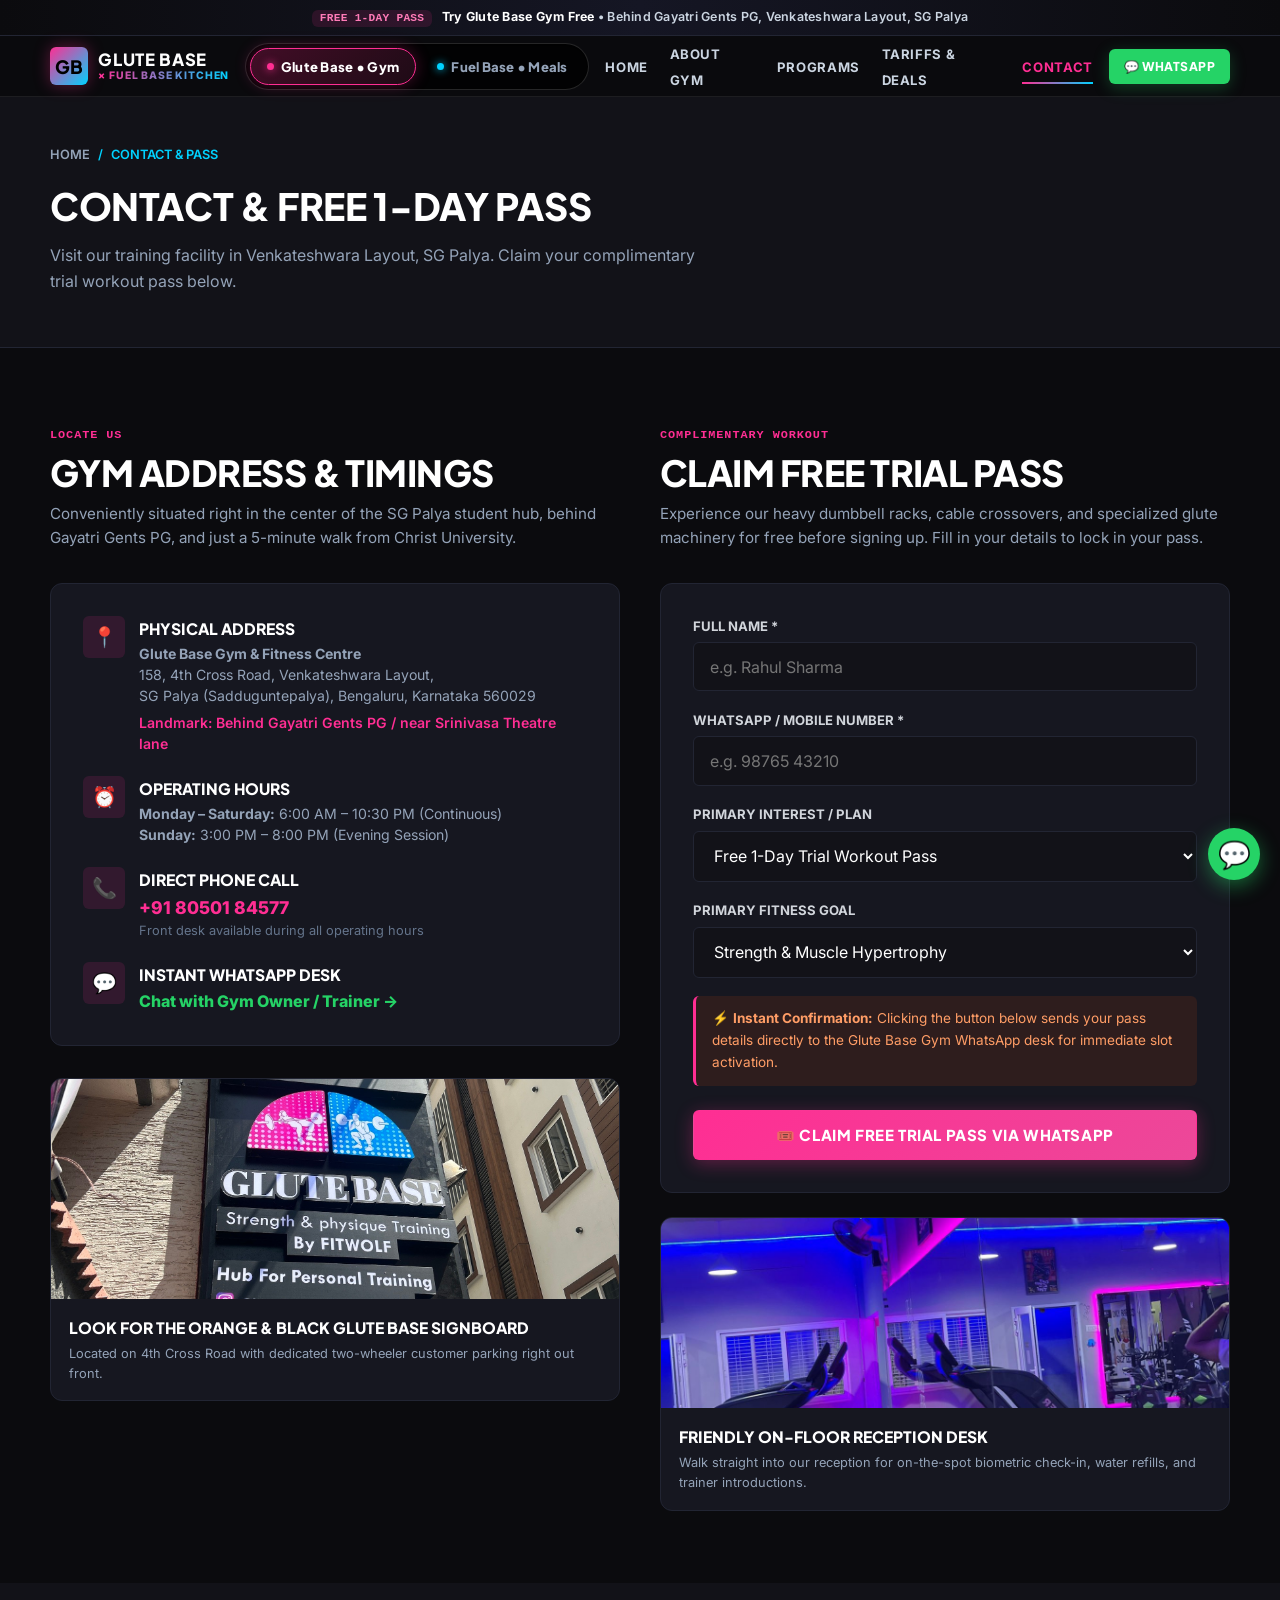
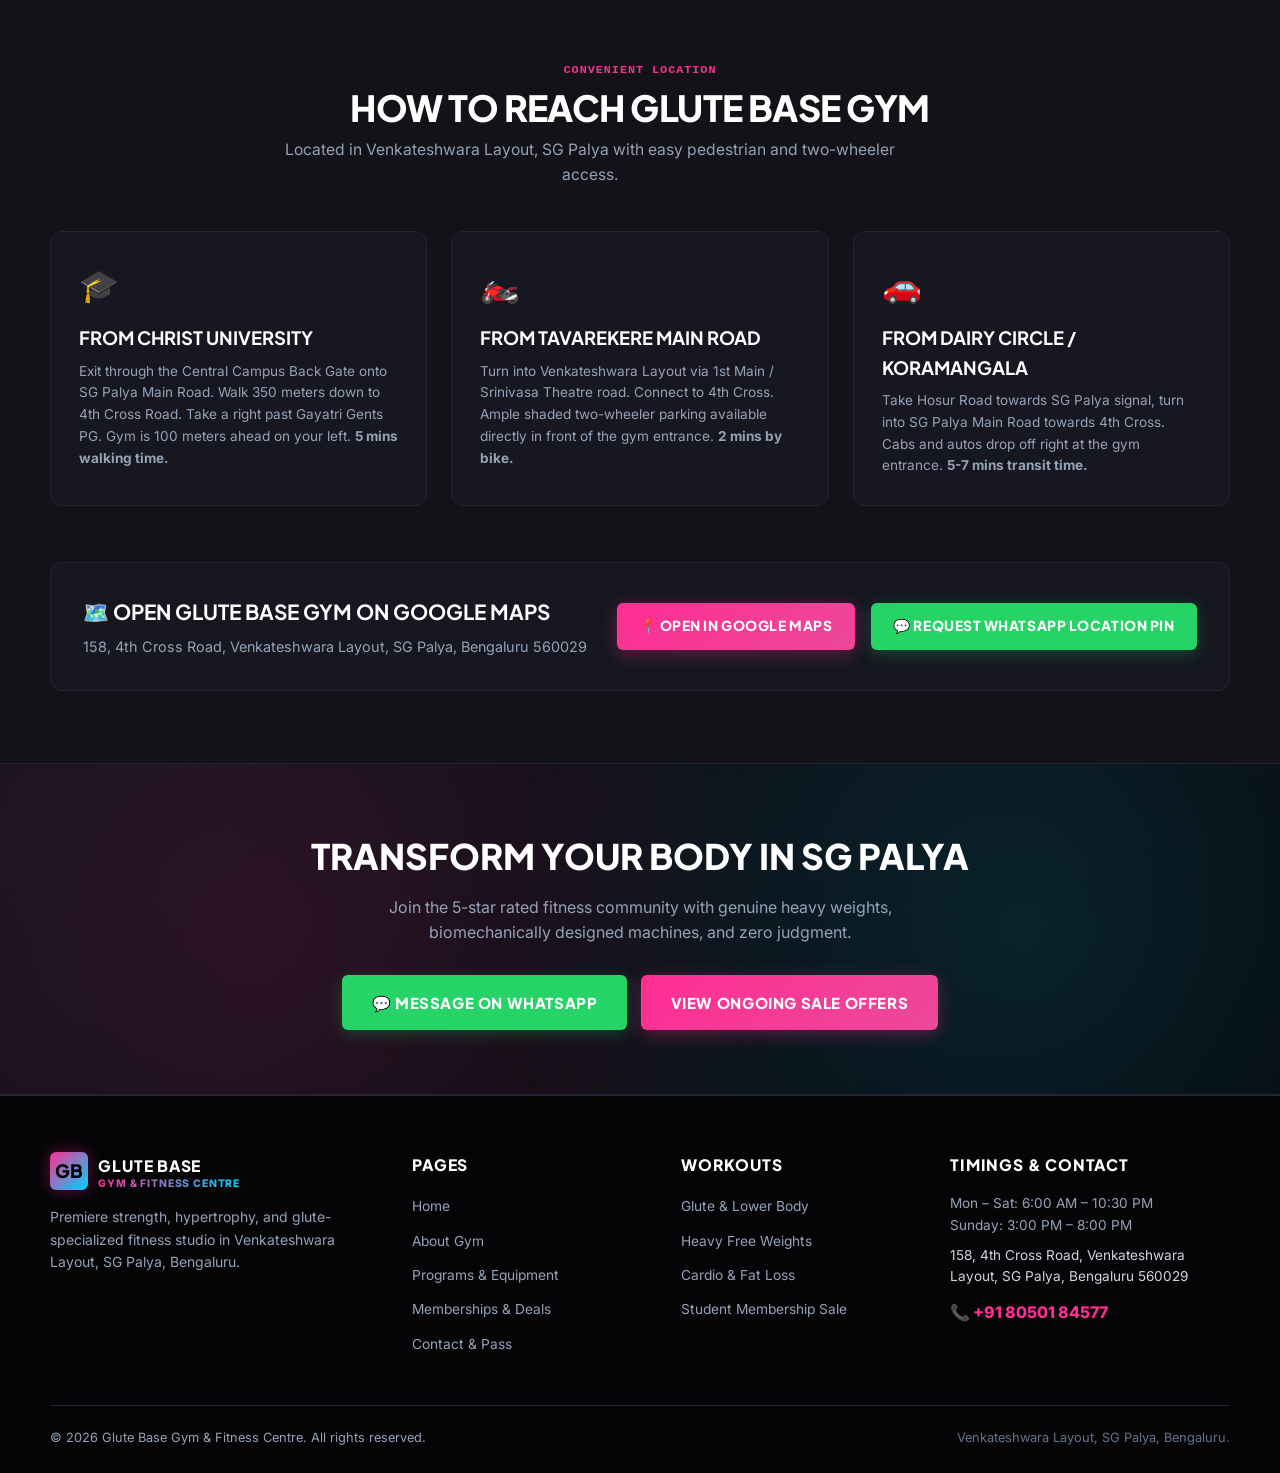
<file: contact.html>
<!DOCTYPE html>
<html lang="en">
<head>
  <meta charset="UTF-8">
  <meta name="viewport" content="width=device-width, initial-scale=1.0">
  <title>Contact &amp; Free 1-Day Trial Pass | Glute Base Gym SG Palya</title>
  <meta name="description" content="Visit Glute Base Gym & Fitness Centre at 158, 4th Cross Road, Venkateshwara Layout, SG Palya, Bengaluru. Claim your free 1-day trial workout pass or inquire about memberships.">
  <link rel="preconnect" href="https://fonts.googleapis.com">
  <link rel="preconnect" href="https://fonts.gstatic.com" crossorigin>
  <link href="https://fonts.googleapis.com/css2?family=Inter:wght@400;500;600;700&family=Plus+Jakarta+Sans:wght@700;800;900&display=swap" rel="stylesheet">
  <link rel="stylesheet" href="css/style.css">
</head>
<body>

  <!-- Top Announcement Bar -->
  <div class="top-notice-bar">
    <span class="badge-pink">FREE 1-DAY PASS</span>
    <strong>Try Glute Base Gym Free</strong> • Behind Gayatri Gents PG, Venkateshwara Layout, SG Palya
  </div>

  <!-- Header -->
  <header class="header">
    <div class="container">
      <div class="header-main-row">
        <a href="index.html" class="logo" aria-label="Glute Base and Fuel Base Home">
          <div class="logo-badge">GB</div>
          <div class="logo-text">
            <h2>Glute Base</h2>
            <span>&times; Fuel Base Kitchen</span>
          </div>
        </a>

        <div class="header-center">
          <div class="concept-switcher" role="tablist" aria-label="Dual Concept Switcher">
            <a href="index.html#glute-base" class="concept-tab gym-tab active">
              <span class="dot"></span>
              <span>Glute Base • Gym</span>
            </a>
            <a href="index.html#fuel-base" class="concept-tab fuel-tab">
              <span class="dot"></span>
              <span>Fuel Base • Meals</span>
            </a>
          </div>
        </div>

        <nav>
          <ul class="nav-links">
            <li><a href="index.html" class="nav-link">Home</a></li>
            <li><a href="about.html" class="nav-link">About Gym</a></li>
            <li><a href="programs.html" class="nav-link">Programs</a></li>
            <li><a href="membership.html" class="nav-link">Tariffs &amp; Deals</a></li>
            <li><a href="contact.html" class="nav-link active">Contact</a></li>
          </ul>
        </nav>

        <div class="header-actions">
          <a href="https://wa.me/918050184577?text=Hi%20Dhana%2C%20I%20have%20an%20inquiry%20about%20Glute%20Base%20Gym." target="_blank" rel="noopener" class="btn btn-whatsapp btn-sm">
            💬 WhatsApp
          </a>
          <button class="mobile-menu-btn" aria-label="Toggle navigation menu">☰</button>
        </div>
      </div>
    </div>

    <!-- Mobile Concept Sub-Bar -->
    <div class="concept-sub-bar">
      <div class="concept-switcher" role="tablist" aria-label="Mobile Concept Switcher">
        <a href="index.html#glute-base" class="concept-tab gym-tab active">
          <span class="dot"></span>
          <span>Glute Base • Gym</span>
        </a>
        <a href="index.html#fuel-base" class="concept-tab fuel-tab">
          <span class="dot"></span>
          <span>Fuel Base • Meals</span>
        </a>
      </div>
    </div>
  </header>

  <!-- Page Header -->
  <section class="page-header">
    <div class="container">
      <div class="breadcrumbs">
        <a href="index.html">Home</a>
        <span>/</span>
        <span>Contact &amp; Pass</span>
      </div>
      <h1 class="page-title">Contact &amp; Free 1-Day Pass</h1>
      <p class="page-subtitle">Visit our training facility in Venkateshwara Layout, SG Palya. Claim your complimentary trial workout pass below.</p>
    </div>
  </section>

  <!-- Main Contact & Form Section -->
  <section class="section section-dark">
    <div class="container">
      <div class="contact-grid">
        
        <!-- Left: Contact Details & Real Exterior Photo -->
        <div>
          <span class="section-tag">Locate Us</span>
          <h2 class="section-title">Gym Address &amp; Timings</h2>
          <p style="color: var(--text-gray); font-size: 0.95rem; line-height: 1.6; margin-bottom: 2rem;">
            Conveniently situated right in the center of the SG Palya student hub, behind Gayatri Gents PG, and just a 5-minute walk from Christ University.
          </p>

          <div class="contact-card" style="margin-bottom: 2rem;">
            
            <div class="contact-item">
              <div class="contact-icon">📍</div>
              <div class="contact-info">
                <h5>Physical Address</h5>
                <p>
                  <strong>Glute Base Gym &amp; Fitness Centre</strong><br>
                  158, 4th Cross Road, Venkateshwara Layout,<br>
                  SG Palya (Sadduguntepalya), Bengaluru, Karnataka 560029
                </p>
                <p style="margin-top: 0.35rem; color: var(--accent); font-weight: 600;">
                  Landmark: Behind Gayatri Gents PG / near Srinivasa Theatre lane
                </p>
              </div>
            </div>

            <div class="contact-item">
              <div class="contact-icon">⏰</div>
              <div class="contact-info">
                <h5>Operating Hours</h5>
                <p>
                  <strong>Monday – Saturday:</strong> 6:00 AM – 10:30 PM (Continuous)<br>
                  <strong>Sunday:</strong> 3:00 PM – 8:00 PM (Evening Session)
                </p>
              </div>
            </div>

            <div class="contact-item">
              <div class="contact-icon">📞</div>
              <div class="contact-info">
                <h5>Direct Phone Call</h5>
                <p><a href="tel:+918050184577" style="color: var(--accent); font-weight: 800; font-size: 1.1rem;">+91 80501 84577</a></p>
                <p style="font-size: 0.8rem; color: var(--text-muted);">Front desk available during all operating hours</p>
              </div>
            </div>

            <div class="contact-item" style="margin-bottom: 0;">
              <div class="contact-icon">💬</div>
              <div class="contact-info">
                <h5>Instant WhatsApp Desk</h5>
                <p>
                  <a href="https://wa.me/918050184577?text=Hi%2C%20I%20would%20like%20to%20visit%20Glute%20Base%20Gym%20today." target="_blank" rel="noopener" style="color: #25d366; font-weight: 800; font-size: 1rem;">
                    Chat with Gym Owner / Trainer →
                  </a>
                </p>
              </div>
            </div>

          </div>

          <!-- Real Exterior Signboard Photo Card -->
          <div class="gym-photo-card">
            <div class="photo-wrap" style="height: 220px;">
              <img src="images/gym_exterior_board.jpg" alt="Glute Base Gym exterior signage and building entrance in SG Palya" width="600" height="220">
            </div>
            <div class="photo-caption">
              <h5>Look for the Orange &amp; Black Glute Base Signboard</h5>
              <p>Located on 4th Cross Road with dedicated two-wheeler customer parking right out front.</p>
            </div>
          </div>

        </div>

        <!-- Right: Free 1-Day Trial Pass & Enrollment Form -->
        <div>
          <span class="section-tag">Complimentary Workout</span>
          <h2 class="section-title">Claim Free Trial Pass</h2>
          <p style="color: var(--text-gray); font-size: 0.95rem; line-height: 1.6; margin-bottom: 2rem;">
            Experience our heavy dumbbell racks, cable crossovers, and specialized glute machinery for free before signing up. Fill in your details to lock in your pass.
          </p>

          <div class="contact-card">
            <form id="free-pass-form">
              
              <div class="form-group">
                <label for="pass-name">Full Name *</label>
                <input type="text" id="pass-name" class="form-control" placeholder="e.g. Rahul Sharma" required>
              </div>

              <div class="form-group">
                <label for="pass-phone">WhatsApp / Mobile Number *</label>
                <input type="tel" id="pass-phone" class="form-control" placeholder="e.g. 98765 43210" required>
              </div>

              <div class="form-group">
                <label for="pass-interest">Primary Interest / Plan</label>
                <select id="pass-interest" class="form-control">
                  <option value="Free 1-Day Trial Pass" selected>Free 1-Day Trial Workout Pass</option>
                  <option value="Ongoing Sale: 3 Months + 1 Month FREE (₹3,800)">Ongoing Sale: 3 Months + 1 Month FREE (₹3,800)</option>
                  <option value="Annual Pass Deal: Flat ₹1,000 OFF (₹10,999)">Annual Pass Deal: Flat ₹1,000 OFF (₹10,999)</option>
                  <option value="1-Month Starter Pass (₹1,500)">1-Month Starter Pass (₹1,500)</option>
                  <option value="6-Month Membership (₹6,500)">6-Month Membership (₹6,500)</option>
                  <option value="1-on-1 Personal Training (PT)">1-on-1 Personal Training (PT)</option>
                  <option value="Christ University Student Concession">Christ University Student Concession</option>
                </select>
              </div>

              <div class="form-group">
                <label for="pass-goal">Primary Fitness Goal</label>
                <select id="pass-goal" class="form-control">
                  <option value="Strength & Muscle Hypertrophy" selected>Strength &amp; Muscle Hypertrophy</option>
                  <option value="Glute & Lower-Body Development">Glute &amp; Lower-Body Development</option>
                  <option value="Fat Loss & Body Recomposition">Fat Loss &amp; Body Recomposition</option>
                  <option value="Athletic Conditioning & Endurance">Athletic Conditioning &amp; Endurance</option>
                  <option value="General Health, Posture & Stamina">General Health, Posture &amp; Stamina</option>
                </select>
              </div>

              <div style="background: rgba(255, 85, 0, 0.1); border-left: 3px solid var(--accent); padding: 0.75rem 1rem; border-radius: var(--radius-sm); margin-bottom: 1.5rem; font-size: 0.85rem; color: #ff9d66;">
                ⚡ <strong>Instant Confirmation:</strong> Clicking the button below sends your pass details directly to the Glute Base Gym WhatsApp desk for immediate slot activation.
              </div>

              <button type="submit" class="btn btn-primary btn-lg" style="width: 100%; text-transform: uppercase;">
                🎟️ Claim Free Trial Pass via WhatsApp
              </button>

            </form>
          </div>

          <!-- Reception Photo Card -->
          <div class="gym-photo-card" style="margin-top: 1.5rem;">
            <div class="photo-wrap" style="height: 190px;">
              <img src="images/gym_reception_counter.jpg" alt="Front desk and member reception counter at Glute Base Gym" width="600" height="190">
            </div>
            <div class="photo-caption">
              <h5>Friendly On-Floor Reception Desk</h5>
              <p>Walk straight into our reception for on-the-spot biometric check-in, water refills, and trainer introductions.</p>
            </div>
          </div>

        </div>

      </div>
    </div>
  </section>

  <!-- Proximity & Directions Guide -->
  <section class="section section-surface">
    <div class="container">
      <div class="section-header">
        <span class="section-tag">Convenient Location</span>
        <h2 class="section-title">How to Reach Glute Base Gym</h2>
        <p class="section-subtitle">Located in Venkateshwara Layout, SG Palya with easy pedestrian and two-wheeler access.</p>
      </div>

      <div class="three-col-grid" style="margin-bottom: 3.5rem;">
        
        <div style="background: var(--bg-card); border: 1px solid var(--border-dark); border-radius: var(--radius-md); padding: 1.75rem;">
          <div style="font-size: 2rem; margin-bottom: 0.75rem;">🎓</div>
          <h4 style="font-family: var(--font-heading); font-size: 1.15rem; text-transform: uppercase; margin-bottom: 0.5rem; color: var(--text-white);">From Christ University</h4>
          <p style="color: var(--text-gray); font-size: 0.85rem; line-height: 1.6;">
            Exit through the Central Campus Back Gate onto SG Palya Main Road. Walk 350 meters down to 4th Cross Road. Take a right past Gayatri Gents PG. Gym is 100 meters ahead on your left. <strong>5 mins walking time.</strong>
          </p>
        </div>

        <div style="background: var(--bg-card); border: 1px solid var(--border-dark); border-radius: var(--radius-md); padding: 1.75rem;">
          <div style="font-size: 2rem; margin-bottom: 0.75rem;">🏍️</div>
          <h4 style="font-family: var(--font-heading); font-size: 1.15rem; text-transform: uppercase; margin-bottom: 0.5rem; color: var(--text-white);">From Tavarekere Main Road</h4>
          <p style="color: var(--text-gray); font-size: 0.85rem; line-height: 1.6;">
            Turn into Venkateshwara Layout via 1st Main / Srinivasa Theatre road. Connect to 4th Cross. Ample shaded two-wheeler parking available directly in front of the gym entrance. <strong>2 mins by bike.</strong>
          </p>
        </div>

        <div style="background: var(--bg-card); border: 1px solid var(--border-dark); border-radius: var(--radius-md); padding: 1.75rem;">
          <div style="font-size: 2rem; margin-bottom: 0.75rem;">🚗</div>
          <h4 style="font-family: var(--font-heading); font-size: 1.15rem; text-transform: uppercase; margin-bottom: 0.5rem; color: var(--text-white);">From Dairy Circle / Koramangala</h4>
          <p style="color: var(--text-gray); font-size: 0.85rem; line-height: 1.6;">
            Take Hosur Road towards SG Palya signal, turn into SG Palya Main Road towards 4th Cross. Cabs and autos drop off right at the gym entrance. <strong>5-7 mins transit time.</strong>
          </p>
        </div>

      </div>

      <!-- Live Google Maps Directions Box -->
      <div style="background: var(--bg-card); border: 1px solid var(--border-dark); border-radius: var(--radius-md); padding: 2rem; display: flex; flex-wrap: wrap; justify-content: space-between; align-items: center; gap: 1.5rem;">
        <div>
          <h3 style="font-family: var(--font-heading); font-size: 1.3rem; text-transform: uppercase; color: var(--text-white); margin-bottom: 0.4rem;">
            🗺️ Open Glute Base Gym on Google Maps
          </h3>
          <p style="color: var(--text-gray); font-size: 0.9rem; margin: 0;">
            158, 4th Cross Road, Venkateshwara Layout, SG Palya, Bengaluru 560029
          </p>
        </div>
        <div style="display: flex; gap: 1rem; flex-wrap: wrap;">
          <a href="https://maps.google.com/?q=Glute+Base+Gym+and+Fitness+Centre+SG+Palya+Bengaluru" target="_blank" rel="noopener" class="btn btn-primary">
            📍 Open in Google Maps
          </a>
          <a href="https://wa.me/918050184577?text=Hi%2C%20can%20you%20please%20share%20the%20exact%20live%20location%20of%20Glute%20Base%20Gym%3F" target="_blank" rel="noopener" class="btn btn-whatsapp">
            💬 Request WhatsApp Location Pin
          </a>
        </div>
      </div>

    </div>
  </section>

  <!-- CTA Banner -->
  <section class="cta-banner">
    <div class="container cta-content">
      <h2>Transform Your Body in SG Palya</h2>
      <p>Join the 5-star rated fitness community with genuine heavy weights, biomechanically designed machines, and zero judgment.</p>
      <div class="hero-actions" style="justify-content: center;">
        <a href="https://wa.me/918050184577?text=Hi%2C%20I%20want%20to%20join%20Glute%20Base%20Gym." target="_blank" rel="noopener" class="btn btn-whatsapp btn-lg">💬 Message on WhatsApp</a>
        <a href="membership.html" class="btn btn-primary btn-lg">View Ongoing Sale Offers</a>
      </div>
    </div>
  </section>

  <!-- Footer -->
  <footer class="footer">
    <div class="container">
      <div class="footer-grid">
        <div class="footer-col">
          <div class="logo" style="margin-bottom: 1rem;">
            <div class="logo-badge">GB</div>
            <div class="logo-text">
              <h4 style="margin: 0;">Glute Base</h4>
              <span>Gym &amp; Fitness Centre</span>
            </div>
          </div>
          <p style="font-size: 0.875rem; line-height: 1.6;">
            Premiere strength, hypertrophy, and glute-specialized fitness studio in Venkateshwara Layout, SG Palya, Bengaluru.
          </p>
        </div>

        <div class="footer-col footer-links">
          <h4>Pages</h4>
          <ul>
            <li><a href="index.html">Home</a></li>
            <li><a href="about.html">About Gym</a></li>
            <li><a href="programs.html">Programs &amp; Equipment</a></li>
            <li><a href="membership.html">Memberships &amp; Deals</a></li>
            <li><a href="contact.html">Contact &amp; Pass</a></li>
          </ul>
        </div>

        <div class="footer-col footer-links">
          <h4>Workouts</h4>
          <ul>
            <li><a href="programs.html#glute">Glute &amp; Lower Body</a></li>
            <li><a href="programs.html#weights">Heavy Free Weights</a></li>
            <li><a href="programs.html#cardio">Cardio &amp; Fat Loss</a></li>
            <li><a href="membership.html">Student Membership Sale</a></li>
          </ul>
        </div>

        <div class="footer-col">
          <h4>Timings &amp; Contact</h4>
          <p style="font-size: 0.85rem; margin-bottom: 0.5rem;">
            Mon – Sat: 6:00 AM – 10:30 PM<br>
            Sunday: 3:00 PM – 8:00 PM
          </p>
          <p style="font-size: 0.85rem; color: #d1d5db; margin-bottom: 0.75rem;">
            158, 4th Cross Road, Venkateshwara Layout, SG Palya, Bengaluru 560029
          </p>
          <a href="tel:+918050184577" style="color: var(--accent); font-weight: 800;">📞 +91 80501 84577</a>
        </div>
      </div>

      <div class="footer-bottom">
        <div>© 2026 Glute Base Gym &amp; Fitness Centre. All rights reserved.</div>
        <div style="color: var(--text-muted);">Venkateshwara Layout, SG Palya, Bengaluru.</div>
      </div>
    </div>
  </footer>

  <a href="https://wa.me/918050184577?text=Hi%2C%20I%20have%20an%20inquiry%20about%20Glute%20Base%20Gym." target="_blank" rel="noopener" class="floating-whatsapp" aria-label="WhatsApp Glute Base Gym">
    💬
  </a>

  <script src="js/main.js"></script>
</body>
</html>
</file>
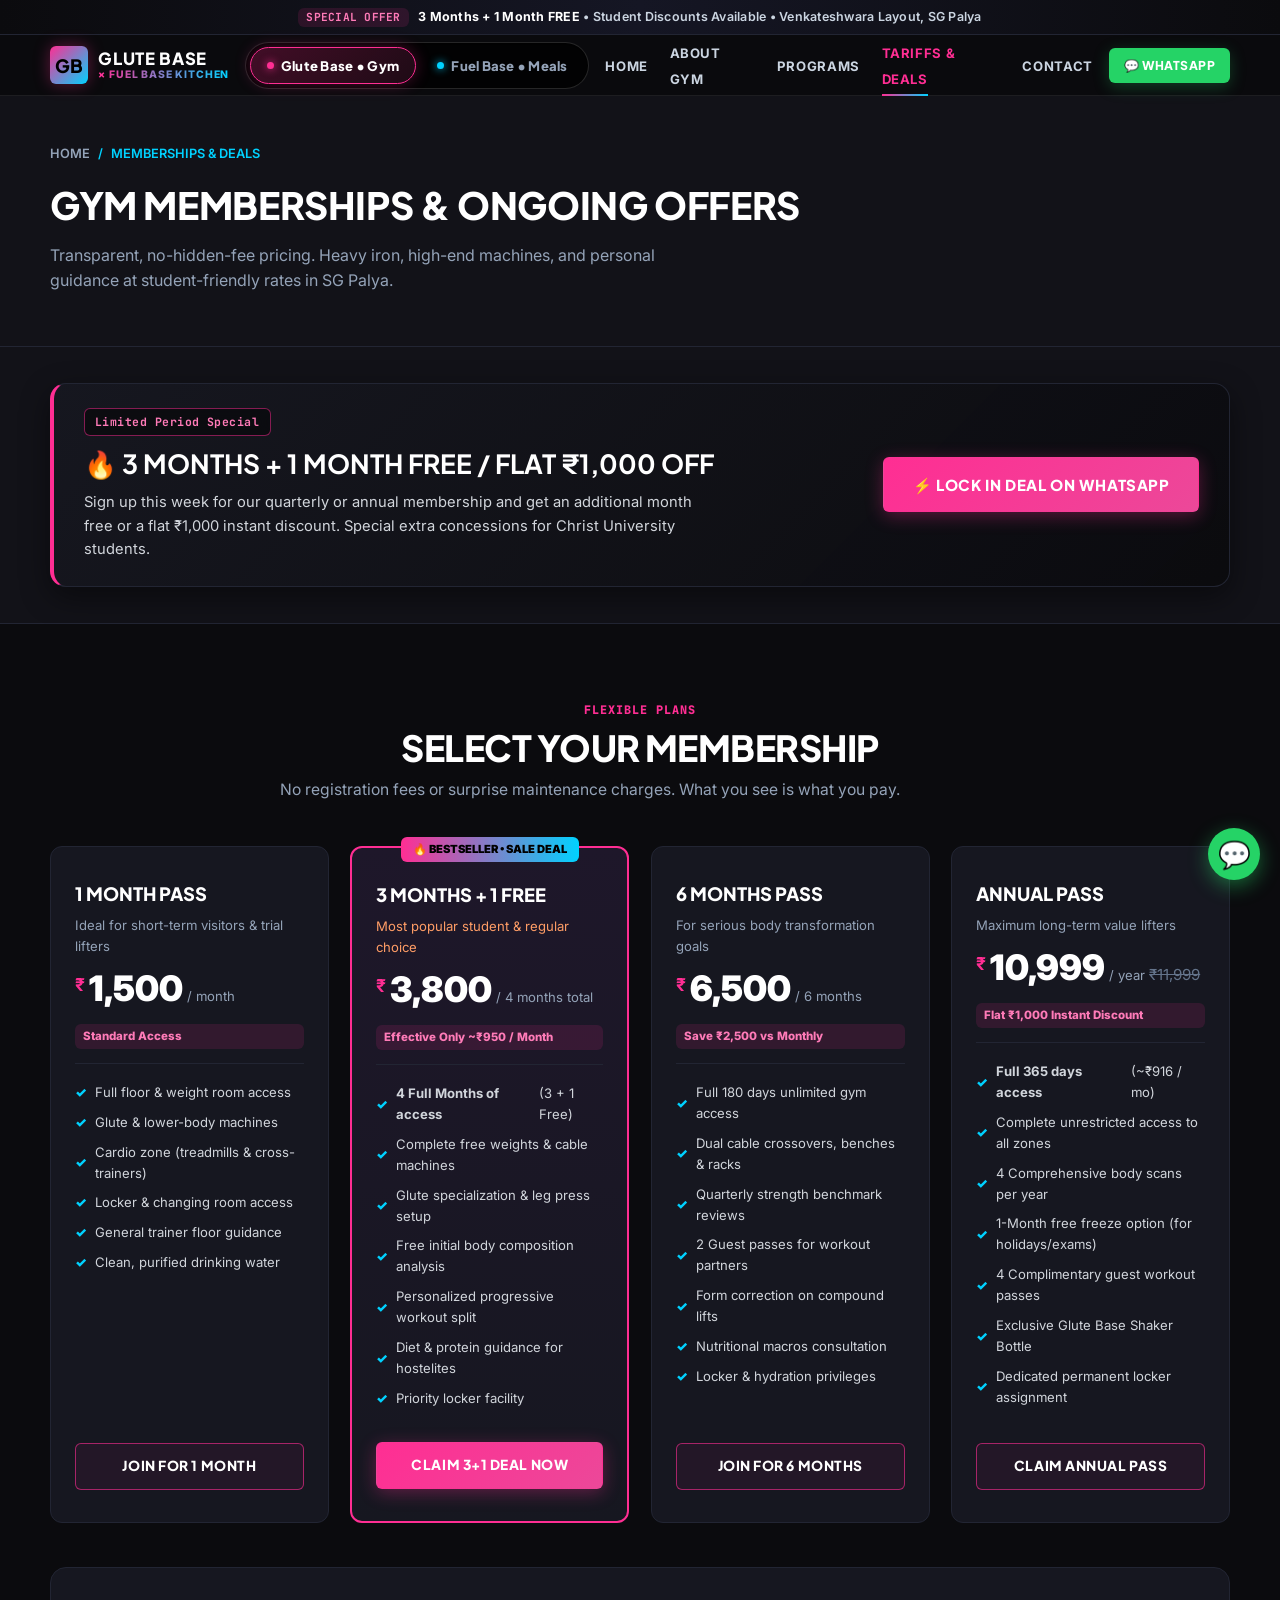
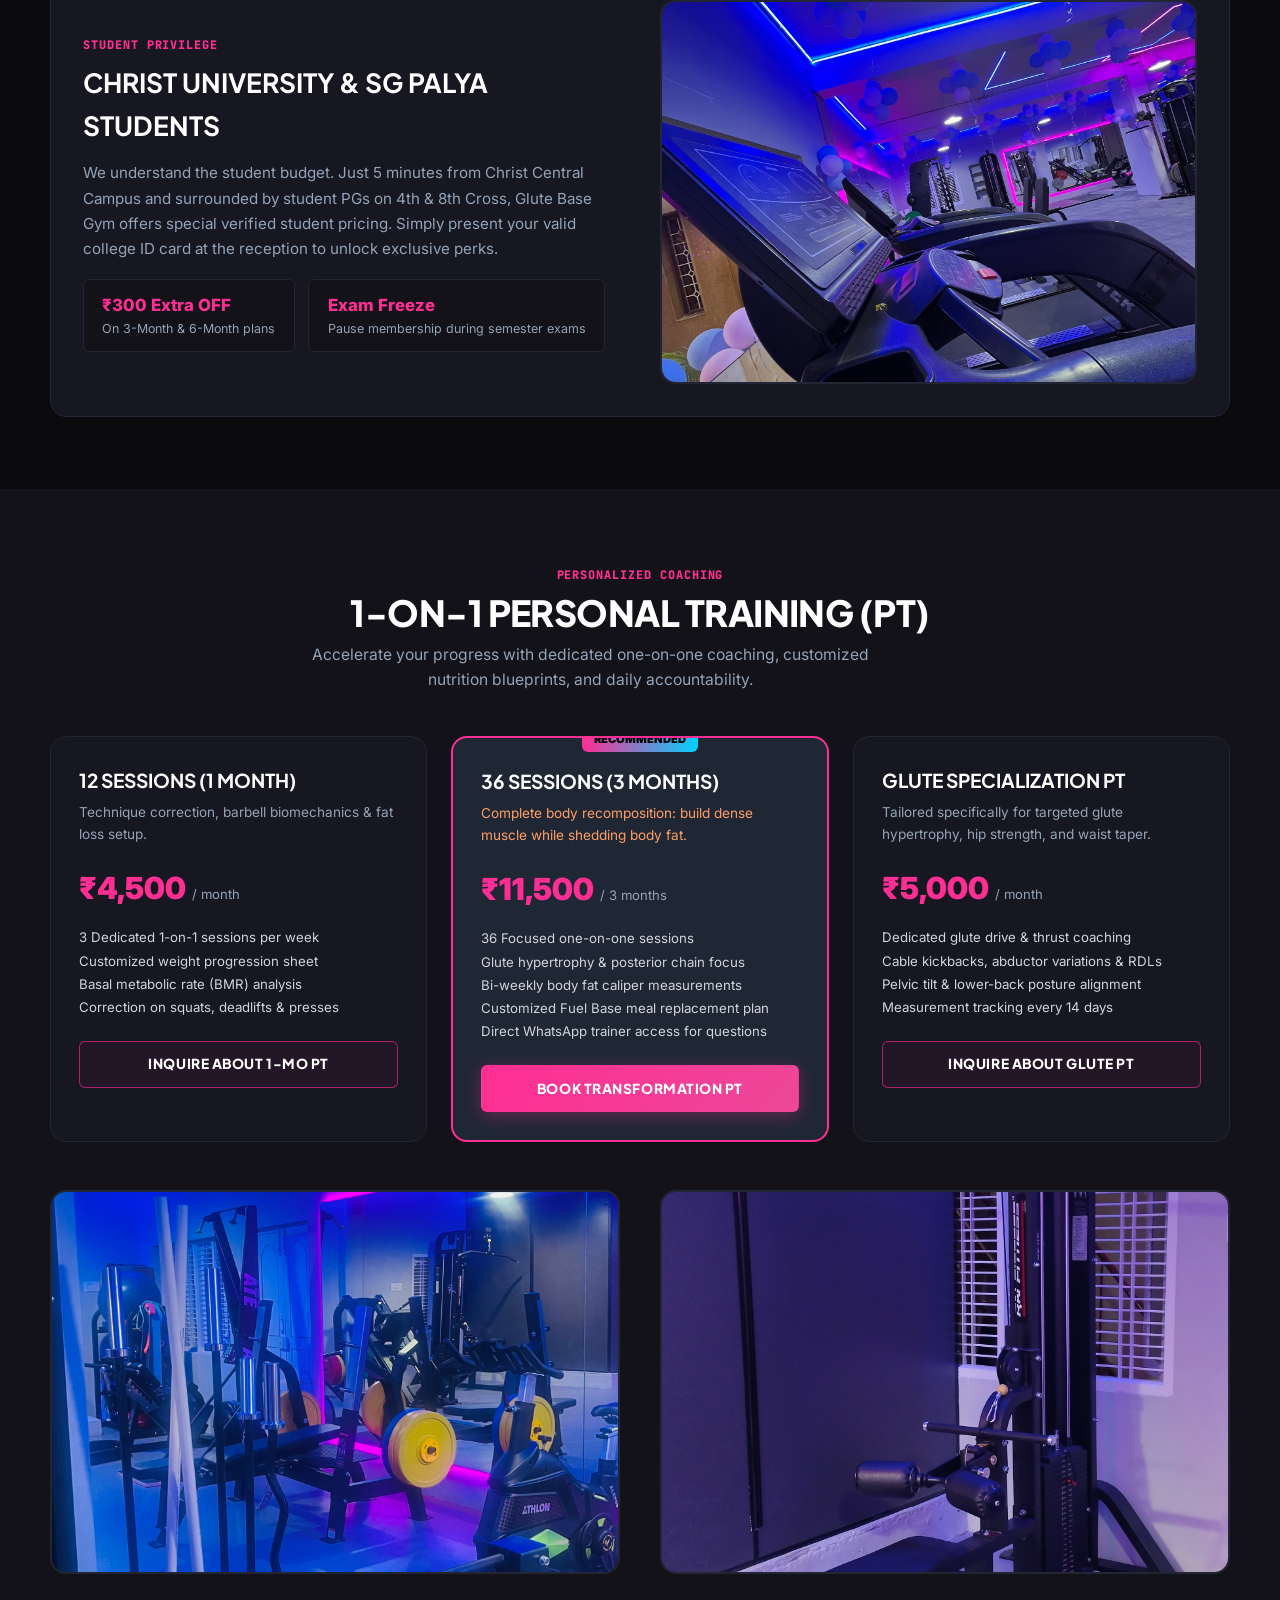
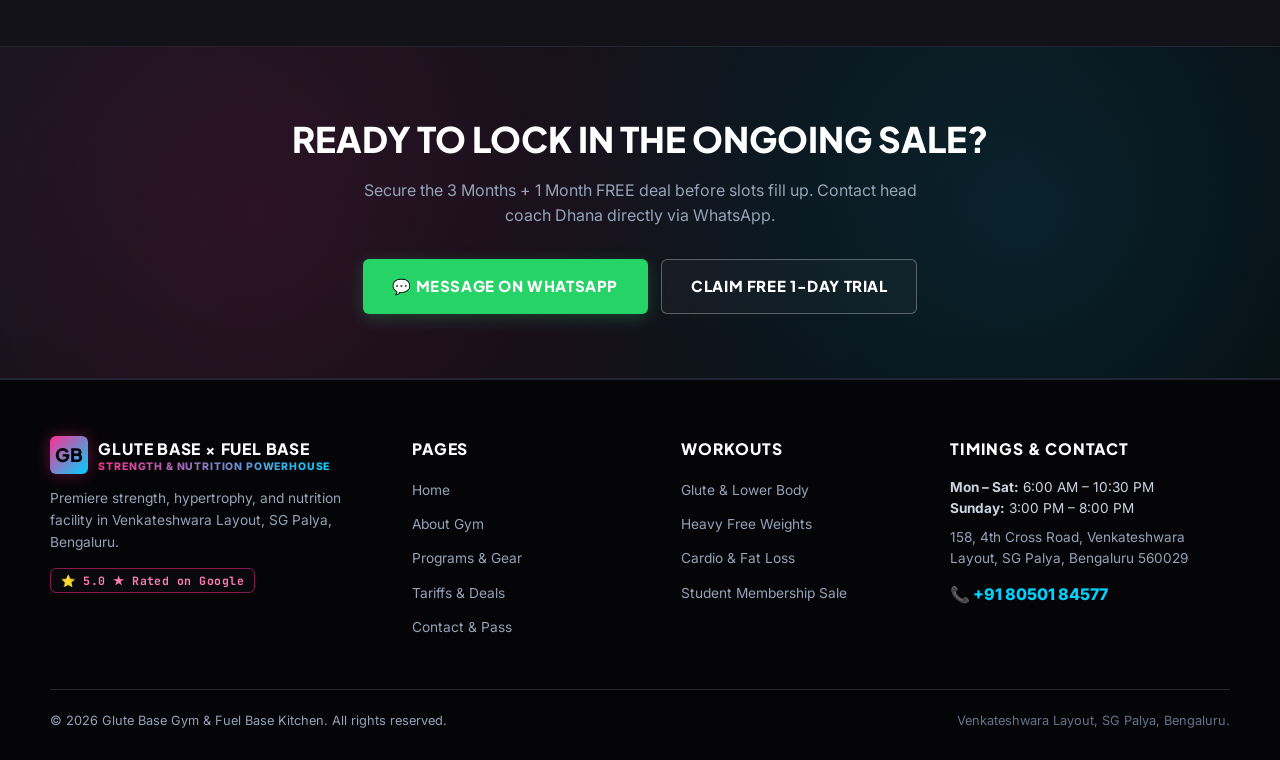
<file: membership.html>
<!DOCTYPE html>
<html lang="en">
<head>
  <meta charset="UTF-8">
  <meta name="viewport" content="width=device-width, initial-scale=1.0, maximum-scale=5.0">
  <title>Memberships &amp; Ongoing Sale | Glute Base Gym SG Palya</title>
  <meta name="description" content="Affordable gym memberships and student discounts at Glute Base Gym, SG Palya, Bengaluru. Ongoing Sale: 3 Months + 1 Month FREE and Flat ₹1,000 OFF on Annual Plans.">
  <link rel="preconnect" href="https://fonts.googleapis.com">
  <link rel="preconnect" href="https://fonts.gstatic.com" crossorigin>
  <link href="https://fonts.googleapis.com/css2?family=Inter:wght@400;500;600;700&family=JetBrains+Mono:wght@500;700&family=Plus+Jakarta+Sans:wght@700;800;900&display=swap" rel="stylesheet">
  <link rel="stylesheet" href="css/style.css">
</head>
<body>

  <!-- Top Announcement Bar -->
  <div class="top-notice-bar">
    <span class="badge-pink">SPECIAL OFFER</span>
    <strong>3 Months + 1 Month FREE</strong> • Student Discounts Available • Venkateshwara Layout, SG Palya
  </div>

  <!-- Header -->
  <header class="header">
    <div class="container">
      <div class="header-main-row">
        <a href="index.html" class="logo" aria-label="Glute Base and Fuel Base Home">
          <div class="logo-badge">GB</div>
          <div class="logo-text">
            <h2>Glute Base</h2>
            <span>&times; Fuel Base Kitchen</span>
          </div>
        </a>

        <div class="header-center">
          <div class="concept-switcher" role="tablist" aria-label="Dual Concept Switcher">
            <a href="index.html#glute-base" class="concept-tab gym-tab active">
              <span class="dot"></span>
              <span>Glute Base • Gym</span>
            </a>
            <a href="index.html#fuel-base" class="concept-tab fuel-tab">
              <span class="dot"></span>
              <span>Fuel Base • Meals</span>
            </a>
          </div>
        </div>

        <nav>
          <ul class="nav-links">
            <li><a href="index.html" class="nav-link">Home</a></li>
            <li><a href="about.html" class="nav-link">About Gym</a></li>
            <li><a href="programs.html" class="nav-link">Programs</a></li>
            <li><a href="membership.html" class="nav-link active">Tariffs &amp; Deals</a></li>
            <li><a href="contact.html" class="nav-link">Contact</a></li>
          </ul>
        </nav>

        <div class="header-actions">
          <a href="https://wa.me/918050184577?text=Hi%20Dhana%2C%20I%20want%20to%20inquire%20about%20memberships%20at%20Glute%20Base%20Gym." target="_blank" rel="noopener" class="btn btn-whatsapp btn-sm">
            💬 WhatsApp
          </a>
          <button class="mobile-menu-btn" aria-label="Toggle navigation menu">☰</button>
        </div>
      </div>
    </div>

    <!-- Mobile Concept Sub-Bar -->
    <div class="concept-sub-bar">
      <div class="concept-switcher" role="tablist" aria-label="Mobile Concept Switcher">
        <a href="index.html#glute-base" class="concept-tab gym-tab active">
          <span class="dot"></span>
          <span>Glute Base • Gym</span>
        </a>
        <a href="index.html#fuel-base" class="concept-tab fuel-tab">
          <span class="dot"></span>
          <span>Fuel Base • Meals</span>
        </a>
      </div>
    </div>
  </header>

  <!-- Page Header -->
  <section class="page-header">
    <div class="container">
      <div class="breadcrumbs">
        <a href="index.html">Home</a>
        <span>/</span>
        <span>Memberships &amp; Deals</span>
      </div>
      <h1 class="page-title">Gym Memberships &amp; Ongoing Offers</h1>
      <p class="page-subtitle">Transparent, no-hidden-fee pricing. Heavy iron, high-end machines, and personal guidance at student-friendly rates in SG Palya.</p>
    </div>
  </section>

  <!-- Ongoing Deal Spotlight Banner -->
  <section class="section section-surface" style="padding: 2.25rem 0; border-bottom: 1px solid var(--border-dark);">
    <div class="container">
      <div class="showcase-cta-bar pink-bar">
        <div>
          <span class="badge-clean pink" style="margin-bottom: 0.4rem; display: inline-block;">Limited Period Special</span>
          <h2 style="font-family: var(--font-heading); font-size: 1.65rem; text-transform: uppercase; margin-bottom: 0.4rem; color: var(--text-white);">
            🔥 3 Months + 1 Month FREE / Flat ₹1,000 OFF
          </h2>
          <p style="color: #d1d5db; font-size: 0.92rem; max-width: 620px; margin: 0;">
            Sign up this week for our quarterly or annual membership and get an additional month free or a flat ₹1,000 instant discount. Special extra concessions for Christ University students.
          </p>
        </div>
        <div>
          <a href="https://wa.me/918050184577?text=Hi%20Dhana%2C%20I%20would%20like%20to%20claim%20the%20Ongoing%20Sale%20%283%20Months%20%2B%201%20Month%20FREE%29%20at%20Glute%20Base%20Gym." target="_blank" rel="noopener" class="btn btn-pink btn-lg">
            ⚡ Lock In Deal on WhatsApp
          </a>
        </div>
      </div>
    </div>
  </section>

  <!-- Pricing Plans Section -->
  <section class="section section-dark" id="plans">
    <div class="container">
      <div class="section-header">
        <span class="section-tag">Flexible Plans</span>
        <h2 class="section-title">Select Your Membership</h2>
        <p class="section-subtitle">No registration fees or surprise maintenance charges. What you see is what you pay.</p>
      </div>

      <div class="pricing-grid">
        
        <!-- 1 Month -->
        <div class="pricing-card">
          <div class="plan-name">1 Month Pass</div>
          <div style="font-size: 0.82rem; color: var(--text-gray);">Ideal for short-term visitors &amp; trial lifters</div>
          <div class="plan-price">
            <span class="currency">₹</span>
            <span class="amount">1,500</span>
            <span class="duration">/ month</span>
          </div>
          <span class="plan-sale-tag">Standard Access</span>
          <ul class="plan-features">
            <li>Full floor &amp; weight room access</li>
            <li>Glute &amp; lower-body machines</li>
            <li>Cardio zone (treadmills &amp; cross-trainers)</li>
            <li>Locker &amp; changing room access</li>
            <li>General trainer floor guidance</li>
            <li>Clean, purified drinking water</li>
          </ul>
          <a href="https://wa.me/918050184577?text=Hi%20Dhana%2C%20I%20am%20interested%20in%20the%201-Month%20Pass%20%28Rs%201%2C500%29%20at%20Glute%20Base%20Gym." target="_blank" rel="noopener" class="btn btn-outline" style="width: 100%; text-align: center;">
            Join for 1 Month
          </a>
        </div>

        <!-- 3 Months + 1 Month FREE (Featured Deal) -->
        <div class="pricing-card featured">
          <div class="featured-ribbon">🔥 BESTSELLER &bull; SALE DEAL</div>
          <div class="plan-name">3 Months + 1 FREE</div>
          <div style="font-size: 0.82rem; color: #ff9d66;">Most popular student &amp; regular choice</div>
          <div class="plan-price">
            <span class="currency">₹</span>
            <span class="amount">3,800</span>
            <span class="duration">/ 4 months total</span>
          </div>
          <span class="plan-sale-tag">Effective Only ~₹950 / Month</span>
          <ul class="plan-features">
            <li><strong>4 Full Months of access</strong> (3 + 1 Free)</li>
            <li>Complete free weights &amp; cable machines</li>
            <li>Glute specialization &amp; leg press setup</li>
            <li>Free initial body composition analysis</li>
            <li>Personalized progressive workout split</li>
            <li>Diet &amp; protein guidance for hostelites</li>
            <li>Priority locker facility</li>
          </ul>
          <a href="https://wa.me/918050184577?text=Hi%20Dhana%2C%20I%20want%20to%20enroll%20in%20the%203%20Months%20%2B%201%20Month%20FREE%20Plan%20%28Rs%203%2C800%29%20at%20Glute%20Base%20Gym." target="_blank" rel="noopener" class="btn btn-pink" style="width: 100%; text-align: center;">
            Claim 3+1 Deal Now
          </a>
        </div>

        <!-- 6 Months -->
        <div class="pricing-card">
          <div class="plan-name">6 Months Pass</div>
          <div style="font-size: 0.82rem; color: var(--text-gray);">For serious body transformation goals</div>
          <div class="plan-price">
            <span class="currency">₹</span>
            <span class="amount">6,500</span>
            <span class="duration">/ 6 months</span>
          </div>
          <span class="plan-sale-tag">Save ₹2,500 vs Monthly</span>
          <ul class="plan-features">
            <li>Full 180 days unlimited gym access</li>
            <li>Dual cable crossovers, benches &amp; racks</li>
            <li>Quarterly strength benchmark reviews</li>
            <li>2 Guest passes for workout partners</li>
            <li>Form correction on compound lifts</li>
            <li>Nutritional macros consultation</li>
            <li>Locker &amp; hydration privileges</li>
          </ul>
          <a href="https://wa.me/918050184577?text=Hi%20Dhana%2C%20I%20am%20interested%20in%20the%206-Month%20Membership%20%28Rs%206%2C500%29%20at%20Glute%20Base%20Gym." target="_blank" rel="noopener" class="btn btn-outline" style="width: 100%; text-align: center;">
            Join for 6 Months
          </a>
        </div>

        <!-- 12 Months / Annual Pass -->
        <div class="pricing-card">
          <div class="plan-name">Annual Pass</div>
          <div style="font-size: 0.82rem; color: var(--text-gray);">Maximum long-term value lifters</div>
          <div class="plan-price">
            <span class="currency">₹</span>
            <span class="amount">10,999</span>
            <span class="duration">/ year <s style="font-size: 0.95rem; color: var(--text-muted);">₹11,999</s></span>
          </div>
          <span class="plan-sale-tag">Flat ₹1,000 Instant Discount</span>
          <ul class="plan-features">
            <li><strong>Full 365 days access</strong> (~₹916 / mo)</li>
            <li>Complete unrestricted access to all zones</li>
            <li>4 Comprehensive body scans per year</li>
            <li>1-Month free freeze option (for holidays/exams)</li>
            <li>4 Complimentary guest workout passes</li>
            <li>Exclusive Glute Base Shaker Bottle</li>
            <li>Dedicated permanent locker assignment</li>
          </ul>
          <a href="https://wa.me/918050184577?text=Hi%20Dhana%2C%20I%20want%20to%20claim%20the%20Annual%20Pass%20with%20Flat%20Rs%201%2C000%20OFF%20%28Rs%2010%2C999%29%20at%20Glute%20Base%20Gym." target="_blank" rel="noopener" class="btn btn-outline" style="width: 100%; text-align: center;">
            Claim Annual Pass
          </a>
        </div>

      </div>

      <!-- Student Discount Highlight -->
      <div class="template-card" style="margin-top: 2.75rem; padding: 2rem;">
        <div class="two-col-grid">
          <div>
            <span class="section-tag">Student Privilege</span>
            <h3 style="font-family: var(--font-heading); font-size: 1.65rem; text-transform: uppercase; margin-bottom: 0.85rem;">
              Christ University &amp; SG Palya Students
            </h3>
            <p style="color: var(--text-gray); font-size: 0.95rem; line-height: 1.65; margin-bottom: 1.15rem;">
              We understand the student budget. Just 5 minutes from Christ Central Campus and surrounded by student PGs on 4th &amp; 8th Cross, Glute Base Gym offers special verified student pricing. Simply present your valid college ID card at the reception to unlock exclusive perks.
            </p>
            <div style="display: flex; gap: 0.85rem; flex-wrap: wrap;">
              <div style="background: var(--bg-surface); padding: 0.75rem 1.15rem; border-radius: var(--radius-sm); border: 1px solid var(--border-dark);">
                <div style="color: var(--pink); font-weight: 800; font-size: 1.05rem;">₹300 Extra OFF</div>
                <div style="font-size: 0.78rem; color: var(--text-gray);">On 3-Month &amp; 6-Month plans</div>
              </div>
              <div style="background: var(--bg-surface); padding: 0.75rem 1.15rem; border-radius: var(--radius-sm); border: 1px solid var(--border-dark);">
                <div style="color: var(--pink); font-weight: 800; font-size: 1.05rem;">Exam Freeze</div>
                <div style="font-size: 0.78rem; color: var(--text-gray);">Pause membership during semester exams</div>
              </div>
            </div>
          </div>
          <div>
            <div class="hero-image-box">
              <img src="images/gym_dumbbells_rack.jpg" alt="Dumbbells rack at Glute Base Gym" width="500" height="320">
            </div>
          </div>
        </div>
      </div>

    </div>
  </section>

  <!-- Personal Training (1-on-1) Packages -->
  <section class="section section-surface">
    <div class="container">
      <div class="section-header">
        <span class="section-tag">Personalized Coaching</span>
        <h2 class="section-title">1-on-1 Personal Training (PT)</h2>
        <p class="section-subtitle">Accelerate your progress with dedicated one-on-one coaching, customized nutrition blueprints, and daily accountability.</p>
      </div>

      <div class="three-col-grid" style="margin-bottom: 3rem;">
        
        <div class="template-card" style="padding: 1.75rem;">
          <h4 style="font-family: var(--font-heading); font-size: 1.2rem; text-transform: uppercase; margin-bottom: 0.4rem;">12 Sessions (1 Month)</h4>
          <p style="color: var(--text-gray); font-size: 0.85rem; margin-bottom: 1.15rem;">Technique correction, barbell biomechanics &amp; fat loss setup.</p>
          <div style="font-size: 1.9rem; font-weight: 900; color: var(--pink); margin-bottom: 0.85rem;">
            ₹4,500 <span style="font-size: 0.82rem; color: var(--text-gray); font-weight: 400;">/ month</span>
          </div>
          <ul style="color: #d1d5db; font-size: 0.83rem; line-height: 1.75; margin-bottom: 1.35rem;">
            <li>3 Dedicated 1-on-1 sessions per week</li>
            <li>Customized weight progression sheet</li>
            <li>Basal metabolic rate (BMR) analysis</li>
            <li>Correction on squats, deadlifts &amp; presses</li>
          </ul>
          <a href="https://wa.me/918050184577?text=Hi%20Dhana%2C%20I%20am%20interested%20in%2012-Session%20Personal%20Training%20%28Rs%204%2C500%29%20at%20Glute%20Base%20Gym." target="_blank" rel="noopener" class="btn btn-outline" style="width: 100%; text-align: center;">Inquire About 1-Mo PT</a>
        </div>

        <div class="template-card featured" style="padding: 1.75rem; border: 2px solid var(--pink); background: #1f2735; position: relative;">
          <div class="featured-ribbon">RECOMMENDED</div>
          <h4 style="font-family: var(--font-heading); font-size: 1.2rem; text-transform: uppercase; margin-bottom: 0.4rem;">36 Sessions (3 Months)</h4>
          <p style="color: #ff9d66; font-size: 0.85rem; margin-bottom: 1.15rem;">Complete body recomposition: build dense muscle while shedding body fat.</p>
          <div style="font-size: 1.9rem; font-weight: 900; color: var(--pink); margin-bottom: 0.85rem;">
            ₹11,500 <span style="font-size: 0.82rem; color: var(--text-gray); font-weight: 400;">/ 3 months</span>
          </div>
          <ul style="color: #d1d5db; font-size: 0.83rem; line-height: 1.75; margin-bottom: 1.35rem;">
            <li>36 Focused one-on-one sessions</li>
            <li>Glute hypertrophy &amp; posterior chain focus</li>
            <li>Bi-weekly body fat caliper measurements</li>
            <li>Customized Fuel Base meal replacement plan</li>
            <li>Direct WhatsApp trainer access for questions</li>
          </ul>
          <a href="https://wa.me/918050184577?text=Hi%20Dhana%2C%20I%20want%20to%20enroll%20in%20the%203-Month%20Personal%20Training%20Transformation%20%28Rs%2011%2C500%29%20at%20Glute%20Base%20Gym." target="_blank" rel="noopener" class="btn btn-pink" style="width: 100%; text-align: center;">Book Transformation PT</a>
        </div>

        <div class="template-card" style="padding: 1.75rem;">
          <h4 style="font-family: var(--font-heading); font-size: 1.2rem; text-transform: uppercase; margin-bottom: 0.4rem;">Glute Specialization PT</h4>
          <p style="color: var(--text-gray); font-size: 0.85rem; margin-bottom: 1.15rem;">Tailored specifically for targeted glute hypertrophy, hip strength, and waist taper.</p>
          <div style="font-size: 1.9rem; font-weight: 900; color: var(--pink); margin-bottom: 0.85rem;">
            ₹5,000 <span style="font-size: 0.82rem; color: var(--text-gray); font-weight: 400;">/ month</span>
          </div>
          <ul style="color: #d1d5db; font-size: 0.83rem; line-height: 1.75; margin-bottom: 1.35rem;">
            <li>Dedicated glute drive &amp; thrust coaching</li>
            <li>Cable kickbacks, abductor variations &amp; RDLs</li>
            <li>Pelvic tilt &amp; lower-back posture alignment</li>
            <li>Measurement tracking every 14 days</li>
          </ul>
          <a href="https://wa.me/918050184577?text=Hi%20Dhana%2C%20I%20am%20interested%20in%20Glute%20Specialization%20Personal%20Training%20at%20Glute%20Base%20Gym." target="_blank" rel="noopener" class="btn btn-outline" style="width: 100%; text-align: center;">Inquire About Glute PT</a>
        </div>

      </div>

      <!-- Facility Visuals -->
      <div class="two-col-grid">
        <div class="hero-image-box">
          <img src="images/gym_glute_machines.jpg" alt="Dedicated glute machines at Glute Base Gym" width="600" height="350">
        </div>
        <div class="hero-image-box">
          <img src="images/gym_cable_crossover.jpg" alt="Cable crossover machine at Glute Base Gym" width="600" height="350">
        </div>
      </div>

    </div>
  </section>

  <!-- CTA Banner -->
  <section class="cta-banner">
    <div class="container">
      <h2>Ready to Lock In the Ongoing Sale?</h2>
      <p>Secure the 3 Months + 1 Month FREE deal before slots fill up. Contact head coach Dhana directly via WhatsApp.</p>
      <div class="cta-buttons">
        <a href="https://wa.me/918050184577?text=Hi%20Dhana%2C%20I%20want%20to%20claim%20the%20ongoing%20membership%20sale%20at%20Glute%20Base%20Gym." target="_blank" rel="noopener" class="btn btn-whatsapp btn-lg">💬 Message on WhatsApp</a>
        <a href="contact.html" class="btn btn-outline-white btn-lg">Claim Free 1-Day Trial</a>
      </div>
    </div>
  </section>

  <!-- Footer -->
  <footer class="footer">
    <div class="container">
      <div class="footer-grid">
        <div class="footer-col">
          <div class="logo" style="margin-bottom: 0.85rem;">
            <div class="logo-badge">GB</div>
            <div class="logo-text">
              <h4 style="margin: 0; color: var(--text-white);">Glute Base &times; Fuel Base</h4>
              <span>Strength &amp; Nutrition Powerhouse</span>
            </div>
          </div>
          <p style="font-size: 0.86rem; line-height: 1.6; margin-bottom: 0.85rem;">
            Premiere strength, hypertrophy, and nutrition facility in Venkateshwara Layout, SG Palya, Bengaluru.
          </p>
          <span class="badge-clean pink">⭐ 5.0 ★ Rated on Google</span>
        </div>

        <div class="footer-col footer-links">
          <h4>Pages</h4>
          <ul>
            <li><a href="index.html">Home</a></li>
            <li><a href="about.html">About Gym</a></li>
            <li><a href="programs.html">Programs &amp; Gear</a></li>
            <li><a href="membership.html">Tariffs &amp; Deals</a></li>
            <li><a href="contact.html">Contact &amp; Pass</a></li>
          </ul>
        </div>

        <div class="footer-col footer-links">
          <h4>Workouts</h4>
          <ul>
            <li><a href="programs.html#glute">Glute &amp; Lower Body</a></li>
            <li><a href="programs.html#weights">Heavy Free Weights</a></li>
            <li><a href="programs.html#cardio">Cardio &amp; Fat Loss</a></li>
            <li><a href="membership.html">Student Membership Sale</a></li>
          </ul>
        </div>

        <div class="footer-col">
          <h4>Timings &amp; Contact</h4>
          <p style="font-size: 0.85rem; margin-bottom: 0.4rem; color: var(--text-slate);">
            <strong>Mon – Sat:</strong> 6:00 AM – 10:30 PM<br>
            <strong>Sunday:</strong> 3:00 PM – 8:00 PM
          </p>
          <p style="font-size: 0.85rem; color: var(--text-gray); margin-bottom: 0.75rem;">
            158, 4th Cross Road, Venkateshwara Layout, SG Palya, Bengaluru 560029
          </p>
          <a href="tel:+918050184577" style="color: var(--cyan); font-weight: 800;">📞 +91 80501 84577</a>
        </div>
      </div>

      <div class="footer-bottom">
        <div>© 2026 Glute Base Gym &amp; Fuel Base Kitchen. All rights reserved.</div>
        <div style="color: var(--text-muted);">Venkateshwara Layout, SG Palya, Bengaluru.</div>
      </div>
    </div>
  </footer>

  <a href="https://wa.me/918050184577?text=Hi%20Dhana%2C%20I%20have%20an%20inquiry%20about%20Glute%20Base%20Gym." target="_blank" rel="noopener" class="floating-whatsapp" aria-label="WhatsApp Glute Base Gym">
    💬
  </a>

  <script src="js/main.js"></script>
</body>
</html>
</file>
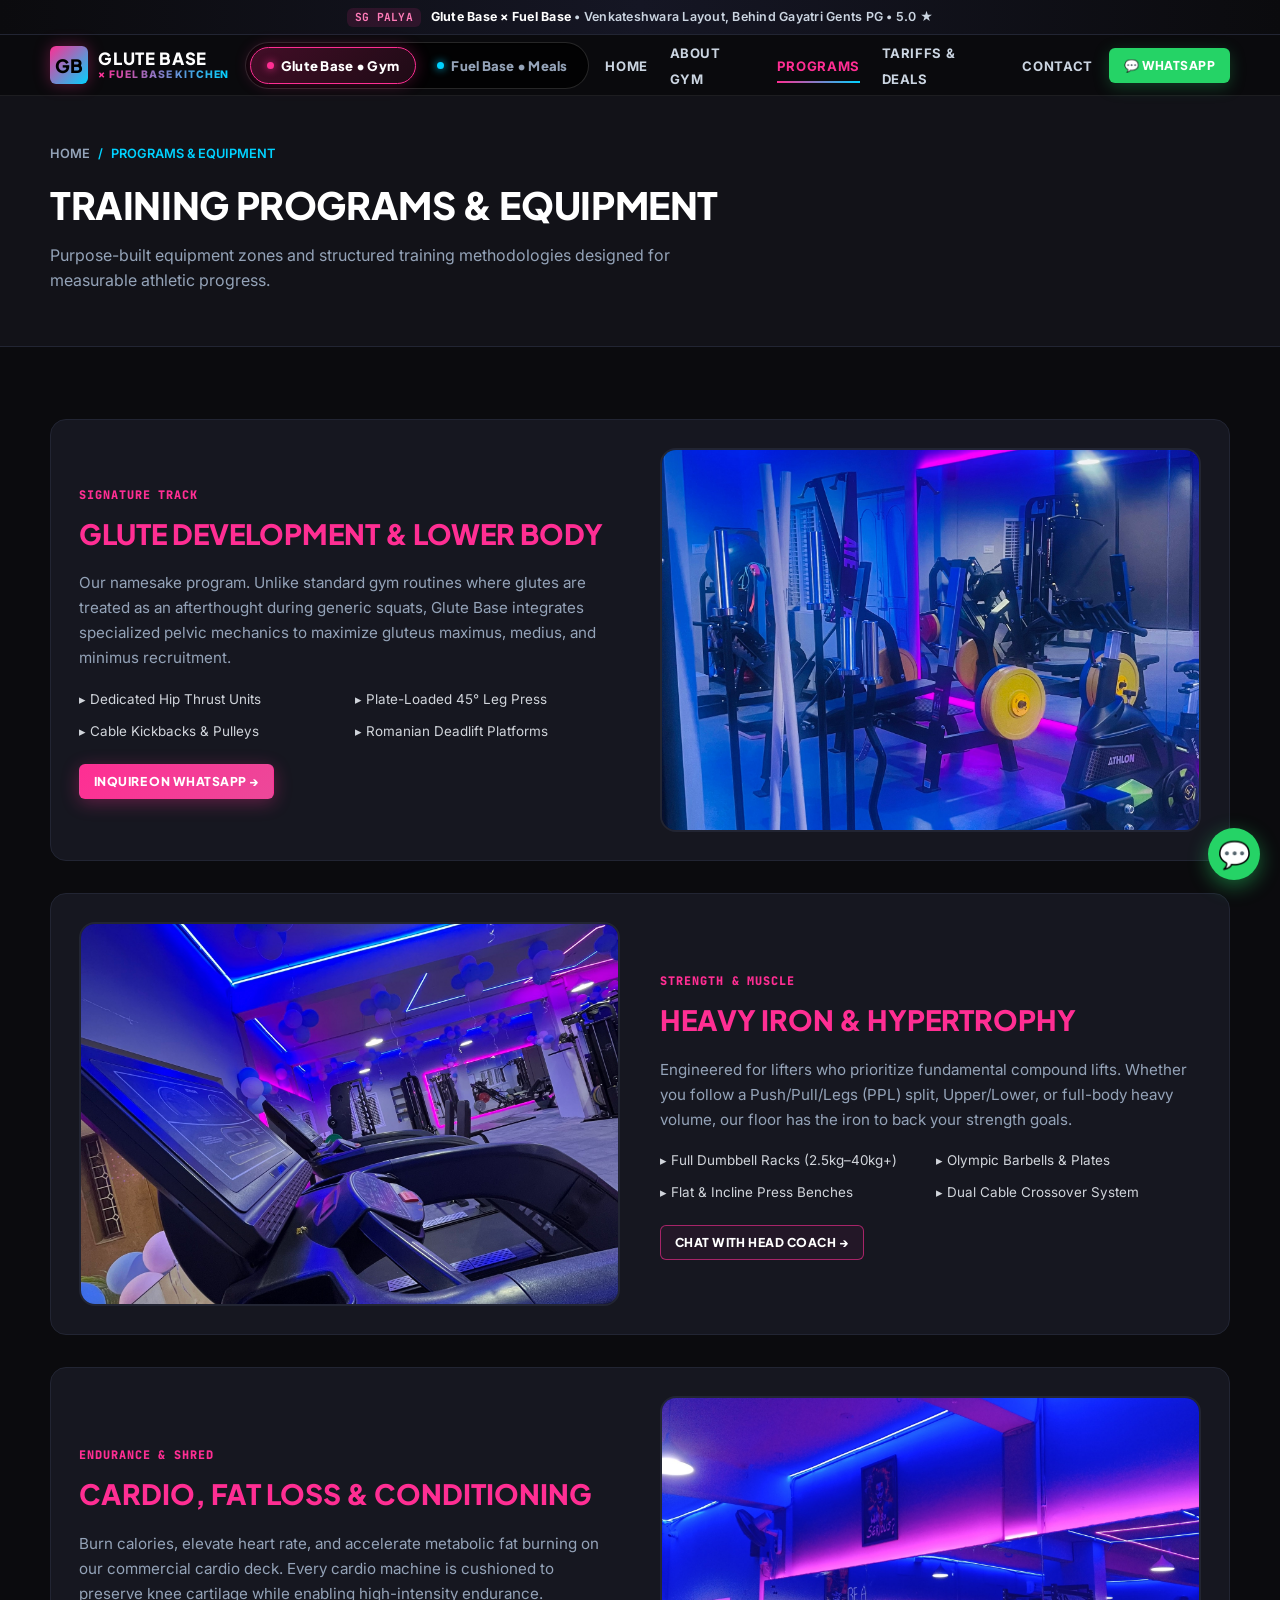
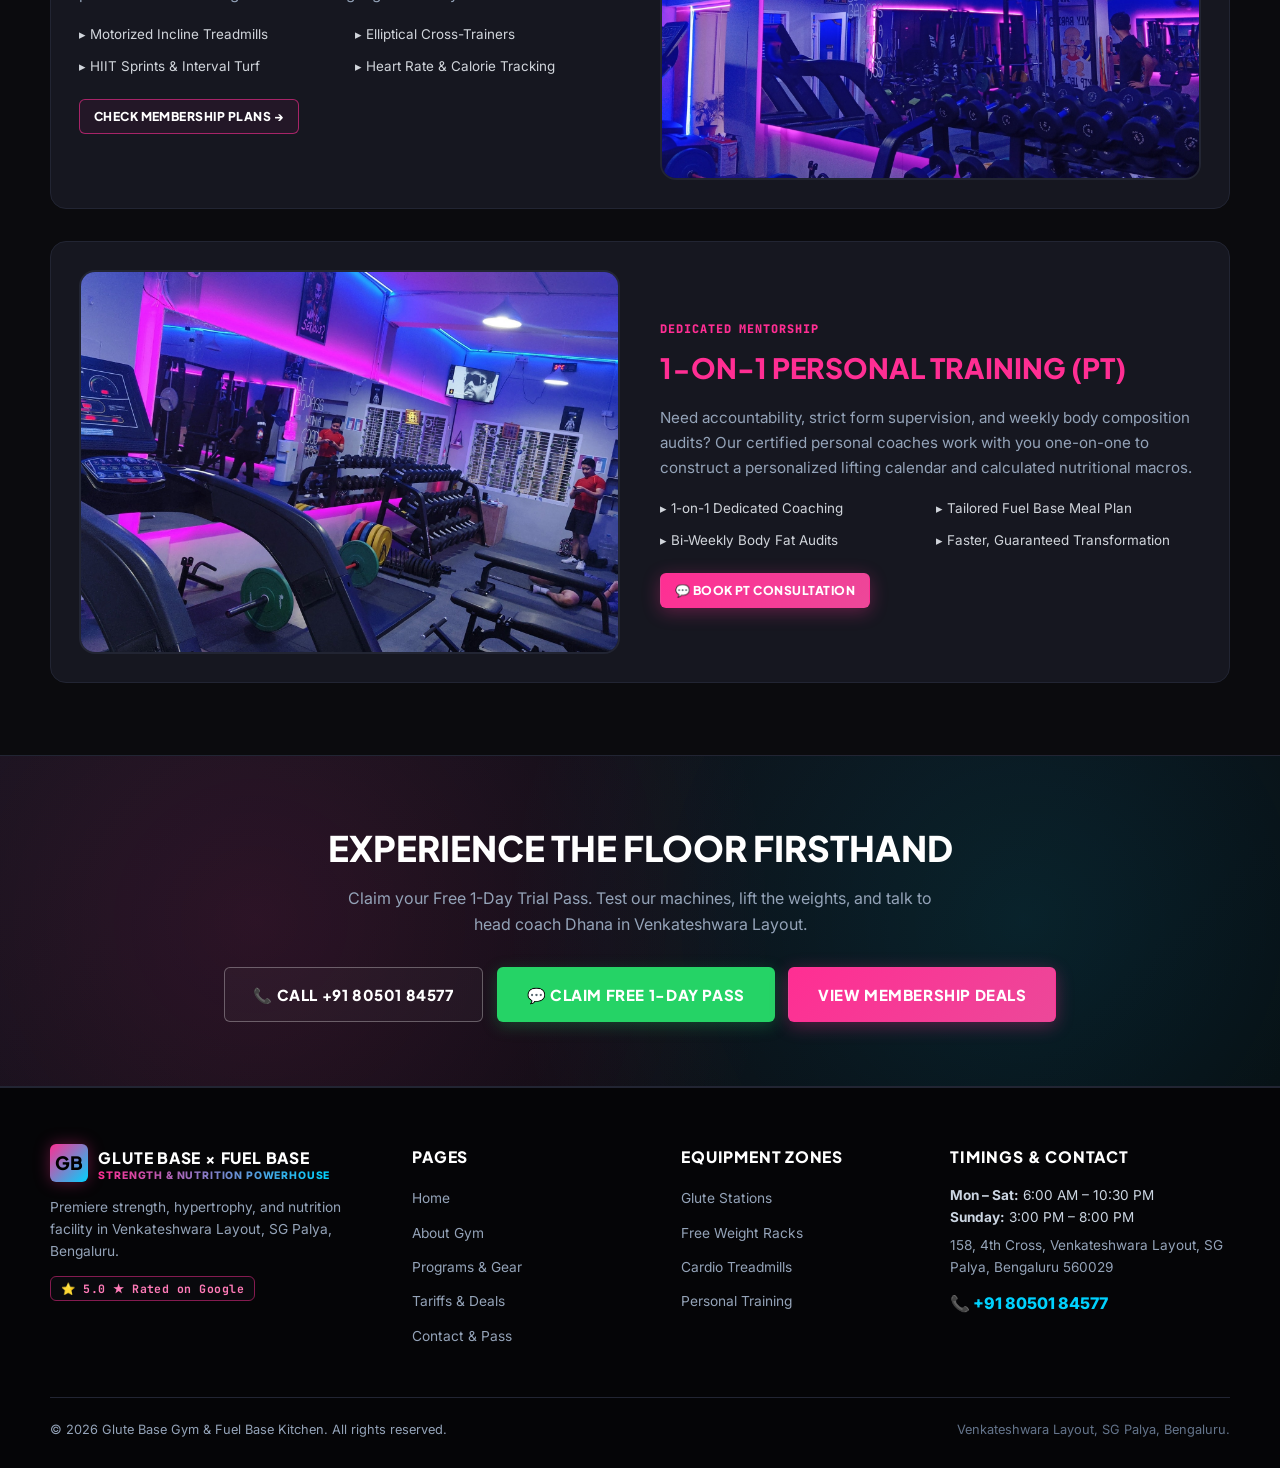
<file: programs.html>
<!DOCTYPE html>
<html lang="en">
<head>
  <meta charset="UTF-8">
  <meta name="viewport" content="width=device-width, initial-scale=1.0, maximum-scale=5.0">
  <title>Training Programs &amp; Equipment | Glute Base Gym SG Palya</title>
  <meta name="description" content="Explore workout programs at Glute Base Gym: glute building, powerlifting, fat loss, personal coaching, and functional training in Venkateshwara Layout, SG Palya.">
  <link rel="preconnect" href="https://fonts.googleapis.com">
  <link rel="preconnect" href="https://fonts.gstatic.com" crossorigin>
  <link href="https://fonts.googleapis.com/css2?family=Inter:wght@400;500;600;700&family=JetBrains+Mono:wght@500;700&family=Plus+Jakarta+Sans:wght@700;800;900&display=swap" rel="stylesheet">
  <link rel="stylesheet" href="css/style.css">
</head>
<body>

  <!-- Top Announcement Bar -->
  <div class="top-notice-bar">
    <span class="badge-pink">SG PALYA</span>
    <strong>Glute Base &times; Fuel Base</strong> • Venkateshwara Layout, Behind Gayatri Gents PG • 5.0 ★
  </div>

  <!-- Header -->
  <header class="header">
    <div class="container">
      <div class="header-main-row">
        <a href="index.html" class="logo" aria-label="Glute Base and Fuel Base Home">
          <div class="logo-badge">GB</div>
          <div class="logo-text">
            <h2>Glute Base</h2>
            <span>&times; Fuel Base Kitchen</span>
          </div>
        </a>

        <div class="header-center">
          <div class="concept-switcher" role="tablist" aria-label="Dual Concept Switcher">
            <a href="index.html#glute-base" class="concept-tab gym-tab active">
              <span class="dot"></span>
              <span>Glute Base • Gym</span>
            </a>
            <a href="index.html#fuel-base" class="concept-tab fuel-tab">
              <span class="dot"></span>
              <span>Fuel Base • Meals</span>
            </a>
          </div>
        </div>

        <nav>
          <ul class="nav-links">
            <li><a href="index.html" class="nav-link">Home</a></li>
            <li><a href="about.html" class="nav-link">About Gym</a></li>
            <li><a href="programs.html" class="nav-link active">Programs</a></li>
            <li><a href="membership.html" class="nav-link">Tariffs &amp; Deals</a></li>
            <li><a href="contact.html" class="nav-link">Contact</a></li>
          </ul>
        </nav>

        <div class="header-actions">
          <a href="https://wa.me/918050184577?text=Hi%20Dhana%2C%20I%20have%20an%20inquiry%20about%20workout%20programs." target="_blank" rel="noopener" class="btn btn-whatsapp btn-sm">
            💬 WhatsApp
          </a>
          <button class="mobile-menu-btn" aria-label="Toggle navigation menu">☰</button>
        </div>
      </div>
    </div>

    <!-- Mobile Concept Sub-Bar -->
    <div class="concept-sub-bar">
      <div class="concept-switcher" role="tablist" aria-label="Mobile Concept Switcher">
        <a href="index.html#glute-base" class="concept-tab gym-tab active">
          <span class="dot"></span>
          <span>Glute Base • Gym</span>
        </a>
        <a href="index.html#fuel-base" class="concept-tab fuel-tab">
          <span class="dot"></span>
          <span>Fuel Base • Meals</span>
        </a>
      </div>
    </div>
  </header>

  <!-- Page Header -->
  <section class="page-header">
    <div class="container">
      <div class="breadcrumbs">
        <a href="index.html">Home</a>
        <span>/</span>
        <span>Programs &amp; Equipment</span>
      </div>
      <h1 class="page-title">Training Programs &amp; Equipment</h1>
      <p class="page-subtitle">Purpose-built equipment zones and structured training methodologies designed for measurable athletic progress.</p>
    </div>
  </section>

  <!-- Programs Detail Section -->
  <section class="section section-dark">
    <div class="container">
      
      <!-- Track 1: Glute Hypertrophy -->
      <div id="glute" class="template-card" style="padding: 1.75rem; margin-bottom: 2rem;">
        <div class="two-col-grid">
          <div>
            <span class="section-tag">Signature Track</span>
            <h2 style="font-family: var(--font-heading); font-size: 1.75rem; font-weight: 900; text-transform: uppercase; color: var(--pink); margin-bottom: 0.85rem;">
              Glute Development &amp; Lower Body
            </h2>
            <p style="color: var(--text-gray); font-size: 0.95rem; line-height: 1.65; margin-bottom: 1.15rem;">
              Our namesake program. Unlike standard gym routines where glutes are treated as an afterthought during generic squats, Glute Base integrates specialized pelvic mechanics to maximize gluteus maximus, medius, and minimus recruitment.
            </p>
            <div class="feature-checklist-grid">
              <div style="font-size: 0.84rem; color: #d1d5db;">▸ Dedicated Hip Thrust Units</div>
              <div style="font-size: 0.84rem; color: #d1d5db;">▸ Plate-Loaded 45° Leg Press</div>
              <div style="font-size: 0.84rem; color: #d1d5db;">▸ Cable Kickbacks &amp; Pulleys</div>
              <div style="font-size: 0.84rem; color: #d1d5db;">▸ Romanian Deadlift Platforms</div>
            </div>
            <a href="https://wa.me/918050184577?text=Hi%20Dhana%2C%20tell%20me%20more%20about%20the%20Glute%20Development%20Program." target="_blank" rel="noopener" class="btn btn-pink btn-sm">Inquire on WhatsApp →</a>
          </div>
          <div>
            <div class="hero-image-box">
              <img src="images/gym_glute_machines.jpg" alt="Glute Machines and Stations at Glute Base Gym" width="500" height="300">
            </div>
          </div>
        </div>
      </div>

      <!-- Track 2: Free Weights & Muscle Hypertrophy -->
      <div id="weights" class="template-card" style="padding: 1.75rem; margin-bottom: 2rem;">
        <div class="two-col-grid">
          <div>
            <div class="hero-image-box">
              <img src="images/gym_dumbbells_rack.jpg" alt="Dumbbells and Weights at Glute Base Gym" width="500" height="300">
            </div>
          </div>
          <div>
            <span class="section-tag">Strength &amp; Muscle</span>
            <h2 style="font-family: var(--font-heading); font-size: 1.75rem; font-weight: 900; text-transform: uppercase; color: var(--pink); margin-bottom: 0.85rem;">
              Heavy Iron &amp; Hypertrophy
            </h2>
            <p style="color: var(--text-gray); font-size: 0.95rem; line-height: 1.65; margin-bottom: 1.15rem;">
              Engineered for lifters who prioritize fundamental compound lifts. Whether you follow a Push/Pull/Legs (PPL) split, Upper/Lower, or full-body heavy volume, our floor has the iron to back your strength goals.
            </p>
            <div class="feature-checklist-grid">
              <div style="font-size: 0.84rem; color: #d1d5db;">▸ Full Dumbbell Racks (2.5kg–40kg+)</div>
              <div style="font-size: 0.84rem; color: #d1d5db;">▸ Olympic Barbells &amp; Plates</div>
              <div style="font-size: 0.84rem; color: #d1d5db;">▸ Flat &amp; Incline Press Benches</div>
              <div style="font-size: 0.84rem; color: #d1d5db;">▸ Dual Cable Crossover System</div>
            </div>
            <a href="https://wa.me/918050184577?text=Hi%20Dhana%2C%20I%20am%20interested%20in%20strength%20training%20at%20Glute%20Base." target="_blank" rel="noopener" class="btn btn-outline btn-sm">Chat with Head Coach →</a>
          </div>
        </div>
      </div>

      <!-- Track 3: Cardio & Conditioning -->
      <div id="cardio" class="template-card" style="padding: 1.75rem; margin-bottom: 2rem;">
        <div class="two-col-grid">
          <div>
            <span class="section-tag">Endurance &amp; Shred</span>
            <h2 style="font-family: var(--font-heading); font-size: 1.75rem; font-weight: 900; text-transform: uppercase; color: var(--pink); margin-bottom: 0.85rem;">
              Cardio, Fat Loss &amp; Conditioning
            </h2>
            <p style="color: var(--text-gray); font-size: 0.95rem; line-height: 1.65; margin-bottom: 1.15rem;">
              Burn calories, elevate heart rate, and accelerate metabolic fat burning on our commercial cardio deck. Every cardio machine is cushioned to preserve knee cartilage while enabling high-intensity endurance.
            </p>
            <div class="feature-checklist-grid">
              <div style="font-size: 0.84rem; color: #d1d5db;">▸ Motorized Incline Treadmills</div>
              <div style="font-size: 0.84rem; color: #d1d5db;">▸ Elliptical Cross-Trainers</div>
              <div style="font-size: 0.84rem; color: #d1d5db;">▸ HIIT Sprints &amp; Interval Turf</div>
              <div style="font-size: 0.84rem; color: #d1d5db;">▸ Heart Rate &amp; Calorie Tracking</div>
            </div>
            <a href="membership.html" class="btn btn-outline btn-sm">Check Membership Plans →</a>
          </div>
          <div>
            <div class="hero-image-box">
              <img src="images/gym_cardio_treadmills.jpg" alt="Cardio and Treadmills at Glute Base Gym" width="500" height="300">
            </div>
          </div>
        </div>
      </div>

      <!-- Track 4: 1-on-1 Personal Transformation Coaching -->
      <div id="pt" class="template-card" style="padding: 1.75rem;">
        <div class="two-col-grid">
          <div>
            <div class="hero-image-box">
              <img src="images/gym_weight_training.jpg" alt="Personal Training Session at Glute Base Gym" width="500" height="300">
            </div>
          </div>
          <div>
            <span class="section-tag">Dedicated Mentorship</span>
            <h2 style="font-family: var(--font-heading); font-size: 1.75rem; font-weight: 900; text-transform: uppercase; color: var(--pink); margin-bottom: 0.85rem;">
              1-on-1 Personal Training (PT)
            </h2>
            <p style="color: var(--text-gray); font-size: 0.95rem; line-height: 1.65; margin-bottom: 1.15rem;">
              Need accountability, strict form supervision, and weekly body composition audits? Our certified personal coaches work with you one-on-one to construct a personalized lifting calendar and calculated nutritional macros.
            </p>
            <div class="feature-checklist-grid">
              <div style="font-size: 0.84rem; color: #d1d5db;">▸ 1-on-1 Dedicated Coaching</div>
              <div style="font-size: 0.84rem; color: #d1d5db;">▸ Tailored Fuel Base Meal Plan</div>
              <div style="font-size: 0.84rem; color: #d1d5db;">▸ Bi-Weekly Body Fat Audits</div>
              <div style="font-size: 0.84rem; color: #d1d5db;">▸ Faster, Guaranteed Transformation</div>
            </div>
            <a href="https://wa.me/918050184577?text=Hi%20Dhana%2C%20I%20am%20interested%20in%201-on-1%20Personal%20Training%20at%20Glute%20Base." target="_blank" rel="noopener" class="btn btn-pink btn-sm">💬 Book PT Consultation</a>
          </div>
        </div>
      </div>

    </div>
  </section>

  <!-- CTA Banner -->
  <section class="cta-banner">
    <div class="container">
      <h2>Experience The Floor Firsthand</h2>
      <p>Claim your Free 1-Day Trial Pass. Test our machines, lift the weights, and talk to head coach Dhana in Venkateshwara Layout.</p>
      <div class="cta-buttons">
        <a href="tel:+918050184577" class="btn btn-outline-white btn-lg">📞 Call +91 80501 84577</a>
        <a href="https://wa.me/918050184577?text=Hi%20Dhana%2C%20I%20want%20to%20claim%20my%20Free%201-Day%20Trial%20Pass." target="_blank" rel="noopener" class="btn btn-whatsapp btn-lg">💬 Claim Free 1-Day Pass</a>
        <a href="membership.html" class="btn btn-primary btn-lg">View Membership Deals</a>
      </div>
    </div>
  </section>

  <!-- Footer -->
  <footer class="footer">
    <div class="container">
      <div class="footer-grid">
        <div class="footer-col">
          <div class="logo" style="margin-bottom: 0.85rem;">
            <div class="logo-badge">GB</div>
            <div class="logo-text">
              <h4 style="margin: 0; color: var(--text-white);">Glute Base &times; Fuel Base</h4>
              <span>Strength &amp; Nutrition Powerhouse</span>
            </div>
          </div>
          <p style="font-size: 0.86rem; line-height: 1.6; margin-bottom: 0.85rem;">
            Premiere strength, hypertrophy, and nutrition facility in Venkateshwara Layout, SG Palya, Bengaluru.
          </p>
          <span class="badge-clean pink">⭐ 5.0 ★ Rated on Google</span>
        </div>

        <div class="footer-col footer-links">
          <h4>Pages</h4>
          <ul>
            <li><a href="index.html">Home</a></li>
            <li><a href="about.html">About Gym</a></li>
            <li><a href="programs.html">Programs &amp; Gear</a></li>
            <li><a href="membership.html">Tariffs &amp; Deals</a></li>
            <li><a href="contact.html">Contact &amp; Pass</a></li>
          </ul>
        </div>

        <div class="footer-col footer-links">
          <h4>Equipment Zones</h4>
          <ul>
            <li><a href="#glute">Glute Stations</a></li>
            <li><a href="#weights">Free Weight Racks</a></li>
            <li><a href="#cardio">Cardio Treadmills</a></li>
            <li><a href="#pt">Personal Training</a></li>
          </ul>
        </div>

        <div class="footer-col">
          <h4>Timings &amp; Contact</h4>
          <p style="font-size: 0.85rem; margin-bottom: 0.4rem; color: var(--text-slate);">
            <strong>Mon – Sat:</strong> 6:00 AM – 10:30 PM<br>
            <strong>Sunday:</strong> 3:00 PM – 8:00 PM
          </p>
          <p style="font-size: 0.85rem; color: var(--text-gray); margin-bottom: 0.75rem;">
            158, 4th Cross, Venkateshwara Layout, SG Palya, Bengaluru 560029
          </p>
          <a href="tel:+918050184577" style="color: var(--cyan); font-weight: 800;">📞 +91 80501 84577</a>
        </div>
      </div>

      <div class="footer-bottom">
        <div>© 2026 Glute Base Gym &amp; Fuel Base Kitchen. All rights reserved.</div>
        <div style="color: var(--text-muted);">Venkateshwara Layout, SG Palya, Bengaluru.</div>
      </div>
    </div>
  </footer>

  <a href="https://wa.me/918050184577?text=Hi%20Dhana%2C%20I%20have%20an%20inquiry%20about%20Glute%20Base%20Gym." target="_blank" rel="noopener" class="floating-whatsapp" aria-label="WhatsApp Glute Base Gym">
    💬
  </a>

  <script src="js/main.js"></script>
</body>
</html>
</file>
<file: css/style.css>
/* ==========================================================================
   GLUTE BASE GYM & FUEL BASE NUTRITION KITCHEN
   Mobile-First, Ultra-Sleek Athletic Dark Mode Stylesheet
   Palette:
   - Primary Background: Deep Black (#0B0B0E / #000000)
   - Accent 1 (Energy/Vibrancy): Neon Athletic Pink (#FF2E93 / #EC4899)
   - Accent 2 (Focus/Tech): Electric Cyan / Cobalt Blue (#00D2FF / #3B82F6)
   - Text: Crisp Pure White (#FFFFFF), Slate (#CBD5E1), Muted (#64748B)
   ========================================================================== */

:root {
  --bg-black: #0B0B0E;
  --bg-deep: #000000;
  --bg-surface: #121218;
  --bg-card: #161720;
  --bg-card-hover: #1E202C;
  --bg-glass: rgba(11, 11, 14, 0.88);

  /* Dual Concept Accents */
  --pink: #FF2E93;
  --pink-alt: #EC4899;
  --pink-glow: rgba(255, 46, 147, 0.28);
  --pink-soft: rgba(255, 46, 147, 0.12);

  --cyan: #00D2FF;
  --blue: #3B82F6;
  --cyan-glow: rgba(0, 210, 255, 0.28);
  --cyan-soft: rgba(0, 210, 255, 0.12);

  /* Secondary Page Compat */
  --accent: #FF2E93;
  --accent-hover: #EC4899;

  /* Typography & Borders */
  --text-white: #FFFFFF;
  --text-slate: #CBD5E1;
  --text-gray: #94A3B8;
  --text-muted: #64748B;
  --border-dark: #222533;
  --border-subtle: rgba(255, 255, 255, 0.08);

  /* Utility Tokens */
  --whatsapp: #25D366;
  --whatsapp-hover: #1EBE5A;
  --gold: #F59E0B;
  --radius-sm: 6px;
  --radius-md: 12px;
  --radius-lg: 16px;
  --radius-pill: 9999px;
  --max-width: 1220px;
  --font-heading: 'Plus Jakarta Sans', -apple-system, BlinkMacSystemFont, sans-serif;
  --font-body: 'Inter', -apple-system, BlinkMacSystemFont, sans-serif;
  --font-mono: 'JetBrains Mono', ui-monospace, monospace;
}

*, *::before, *::after {
  box-sizing: border-box;
  margin: 0;
  padding: 0;
}

html {
  font-size: 16px;
  scroll-behavior: smooth;
  scroll-padding-top: 104px;
  -webkit-text-size-adjust: 100%;
}

body {
  font-family: var(--font-body);
  background-color: var(--bg-black);
  color: var(--text-white);
  line-height: 1.6;
  -webkit-font-smoothing: antialiased;
  -moz-osx-font-smoothing: grayscale;
  overflow-x: hidden;
  width: 100%;
}

img {
  max-width: 100%;
  height: auto;
  display: block;
}

a {
  color: inherit;
  text-decoration: none;
  transition: all 0.2s ease;
}

ul {
  list-style: none;
}

button, input, select, textarea {
  font-family: inherit;
}

.container {
  width: 100%;
  max-width: var(--max-width);
  margin-left: auto;
  margin-right: auto;
  padding-left: 1.25rem;
  padding-right: 1.25rem;
}

/* ==========================================================================
   TOP ANNOUNCEMENT BAR (CLEAN, SLIM & HIGH IMPACT)
   ========================================================================== */
.top-notice-bar {
  background: linear-gradient(90deg, #0B0B0E 0%, #151624 50%, #0B0B0E 100%);
  border-bottom: 1px solid var(--border-dark);
  padding: 0.45rem 1rem;
  font-size: 0.78rem;
  color: var(--text-slate);
  text-align: center;
  font-weight: 600;
  letter-spacing: 0.02em;
}

.top-notice-bar strong {
  color: var(--text-white);
}

.top-notice-bar span.badge-pink {
  background: var(--pink-soft);
  color: #FF7BB8;
  font-size: 0.7rem;
  padding: 0.15rem 0.5rem;
  border-radius: var(--radius-sm);
  font-family: var(--font-mono);
  font-weight: 700;
  margin-right: 0.4rem;
}

/* Legacy sale bar for subpages */
.sale-top-bar {
  background: linear-gradient(90deg, var(--pink) 0%, #9333EA 50%, var(--cyan) 100%);
  color: #FFFFFF;
  font-weight: 700;
  font-size: 0.8rem;
  padding: 0.45rem 1rem;
  text-align: center;
  letter-spacing: 0.02em;
}

.sale-top-bar a {
  color: #FFFFFF;
  text-decoration: underline;
  margin-left: 0.4rem;
  font-weight: 800;
}

/* ==========================================================================
   STICKY HEADER & DUAL-CONCEPT SWITCHER
   ========================================================================== */
.header {
  position: sticky;
  top: 0;
  z-index: 1000;
  background: var(--bg-glass);
  backdrop-filter: blur(18px);
  -webkit-backdrop-filter: blur(18px);
  border-bottom: 1px solid rgba(255, 255, 255, 0.08);
}

.header-main-row {
  display: flex;
  justify-content: space-between;
  align-items: center;
  gap: 1rem;
  height: 60px;
}

.logo {
  display: flex;
  align-items: center;
  gap: 0.65rem;
  flex-shrink: 0;
}

.logo-badge {
  background: linear-gradient(135deg, var(--pink) 0%, var(--cyan) 100%);
  color: #000000;
  font-weight: 900;
  font-size: 1.15rem;
  width: 38px;
  height: 38px;
  border-radius: var(--radius-sm);
  display: flex;
  align-items: center;
  justify-content: center;
  font-family: var(--font-heading);
  box-shadow: 0 0 16px rgba(255, 46, 147, 0.35);
  flex-shrink: 0;
}

.logo-text h1, .logo-text h2 {
  font-family: var(--font-heading);
  font-size: 1.05rem;
  font-weight: 900;
  letter-spacing: 0.04em;
  text-transform: uppercase;
  color: var(--text-white);
  line-height: 1.1;
  white-space: nowrap;
}

.logo-text span {
  display: block;
  font-size: 0.65rem;
  background: linear-gradient(90deg, var(--pink) 0%, var(--cyan) 100%);
  -webkit-background-clip: text;
  -webkit-text-fill-color: transparent;
  font-weight: 800;
  letter-spacing: 0.08em;
  text-transform: uppercase;
  line-height: 1.1;
}

/* Desktop Concept Switcher (in navbar) */
.header-center {
  display: flex;
  align-items: center;
}

.concept-switcher {
  display: inline-flex;
  align-items: center;
  background: rgba(0, 0, 0, 0.7);
  border: 1px solid rgba(255, 255, 255, 0.14);
  padding: 0.22rem;
  border-radius: var(--radius-pill);
  gap: 0.25rem;
  box-shadow: inset 0 1px 4px rgba(0, 0, 0, 0.8);
}

.concept-tab {
  display: inline-flex;
  align-items: center;
  gap: 0.45rem;
  padding: 0.45rem 1rem;
  border-radius: var(--radius-pill);
  font-family: var(--font-heading);
  font-size: 0.82rem;
  font-weight: 800;
  letter-spacing: 0.02em;
  color: var(--text-gray);
  border: 1px solid transparent;
  cursor: pointer;
  white-space: nowrap;
  transition: all 0.2s cubic-bezier(0.16, 1, 0.3, 1);
  background: transparent;
}

.concept-tab .dot {
  width: 7px;
  height: 7px;
  border-radius: 50%;
  flex-shrink: 0;
}

.concept-tab.gym-tab .dot {
  background: var(--pink);
  box-shadow: 0 0 8px var(--pink);
}

.concept-tab.fuel-tab .dot {
  background: var(--cyan);
  box-shadow: 0 0 8px var(--cyan);
}

.concept-tab.gym-tab:hover,
.concept-tab.gym-tab.active {
  background: linear-gradient(135deg, rgba(255, 46, 147, 0.25) 0%, rgba(236, 72, 153, 0.12) 100%);
  color: var(--text-white);
  border-color: var(--pink);
  box-shadow: 0 0 16px rgba(255, 46, 147, 0.28);
}

.concept-tab.fuel-tab:hover,
.concept-tab.fuel-tab.active {
  background: linear-gradient(135deg, rgba(0, 210, 255, 0.25) 0%, rgba(59, 130, 246, 0.12) 100%);
  color: var(--text-white);
  border-color: var(--cyan);
  box-shadow: 0 0 16px rgba(0, 210, 255, 0.28);
}

.nav-links {
  display: flex;
  align-items: center;
  gap: 1.35rem;
}

.nav-link {
  font-size: 0.82rem;
  font-weight: 700;
  color: var(--text-slate);
  text-transform: uppercase;
  letter-spacing: 0.05em;
  padding: 0.35rem 0;
  position: relative;
}

.nav-link:hover, .nav-link.active {
  color: var(--pink);
}

.nav-link.active::after {
  content: '';
  position: absolute;
  bottom: -4px;
  left: 0;
  width: 100%;
  height: 2px;
  background: linear-gradient(90deg, var(--pink), var(--cyan));
}

.header-actions {
  display: flex;
  align-items: center;
  gap: 0.55rem;
  flex-shrink: 0;
}

/* Mobile Sub-Bar for Concept Switcher */
.concept-sub-bar {
  display: none;
  background: rgba(8, 8, 12, 0.98);
  border-top: 1px solid rgba(255, 255, 255, 0.06);
  padding: 0.35rem 0.75rem;
}

.concept-sub-bar .concept-switcher {
  width: 100%;
  display: flex;
}

.concept-sub-bar .concept-tab {
  flex: 1;
  justify-content: center;
  padding: 0.42rem 0.5rem;
  font-size: 0.78rem;
}

/* ==========================================================================
   BUTTONS
   ========================================================================== */
.btn {
  display: inline-flex;
  align-items: center;
  justify-content: center;
  gap: 0.5rem;
  font-family: var(--font-heading);
  font-weight: 800;
  font-size: 0.86rem;
  padding: 0.72rem 1.35rem;
  border-radius: var(--radius-sm);
  text-transform: uppercase;
  letter-spacing: 0.04em;
  cursor: pointer;
  border: 1px solid transparent;
  text-align: center;
  touch-action: manipulation;
}

.btn-primary,
.btn-pink {
  background: linear-gradient(135deg, var(--pink) 0%, var(--pink-alt) 100%);
  color: #FFFFFF;
  box-shadow: 0 4px 18px rgba(255, 46, 147, 0.32);
}

.btn-primary:hover,
.btn-pink:hover {
  transform: translateY(-1px);
  box-shadow: 0 6px 24px rgba(255, 46, 147, 0.5);
  color: #FFFFFF;
}

.btn-cyan {
  background: linear-gradient(135deg, var(--cyan) 0%, var(--blue) 100%);
  color: #000000;
  font-weight: 900;
  box-shadow: 0 4px 18px rgba(0, 210, 255, 0.3);
}

.btn-cyan:hover {
  transform: translateY(-1px);
  box-shadow: 0 6px 24px rgba(0, 210, 255, 0.5);
  color: #000000;
}

.btn-outline {
  border-color: rgba(255, 46, 147, 0.6);
  color: var(--text-white);
  background: rgba(255, 46, 147, 0.06);
}

.btn-outline:hover {
  background: var(--pink);
  border-color: var(--pink);
  color: #FFFFFF;
}

.btn-outline-cyan {
  border-color: rgba(0, 210, 255, 0.6);
  color: var(--cyan);
  background: rgba(0, 210, 255, 0.06);
}

.btn-outline-cyan:hover {
  background: var(--cyan);
  border-color: var(--cyan);
  color: #000000;
}

.btn-outline-white {
  border-color: rgba(255, 255, 255, 0.3);
  color: #FFFFFF;
  background: rgba(255, 255, 255, 0.03);
}

.btn-outline-white:hover {
  background: #FFFFFF;
  color: #000000;
}

.btn-whatsapp {
  background: var(--whatsapp);
  color: #FFFFFF;
  font-weight: 800;
  box-shadow: 0 4px 16px rgba(37, 211, 102, 0.25);
}

.btn-whatsapp:hover {
  background: var(--whatsapp-hover);
  transform: translateY(-1px);
  box-shadow: 0 6px 20px rgba(37, 211, 102, 0.4);
}

.btn-sm {
  padding: 0.42rem 0.85rem;
  font-size: 0.76rem;
}

.btn-lg {
  padding: 0.9rem 1.8rem;
  font-size: 0.94rem;
}

.mobile-menu-btn {
  display: none;
  background: rgba(255, 255, 255, 0.06);
  border: 1px solid rgba(255, 255, 255, 0.15);
  border-radius: var(--radius-sm);
  color: var(--text-white);
  width: 38px;
  height: 38px;
  font-size: 1.25rem;
  cursor: pointer;
  align-items: center;
  justify-content: center;
  touch-action: manipulation;
}

/* ==========================================================================
   HERO SECTION (FOUNDER SPOTLIGHT: DHANA)
   ========================================================================== */
.founder-hero {
  position: relative;
  padding: 3.5rem 0 4.5rem;
  background:
    radial-gradient(circle at 15% 20%, rgba(255, 46, 147, 0.12) 0%, transparent 45%),
    radial-gradient(circle at 85% 75%, rgba(0, 210, 255, 0.12) 0%, transparent 45%),
    linear-gradient(180deg, #000000 0%, #0B0B0E 100%);
  border-bottom: 1px solid var(--border-dark);
  overflow: hidden;
}

.founder-hero-grid {
  display: grid;
  grid-template-columns: 0.88fr 1.12fr;
  gap: 3rem;
  align-items: center;
}

/* Glowing Pink/Blue Gradient Portrait Container */
.founder-portrait-stage {
  position: relative;
  max-width: 420px;
  margin: 0 auto;
  width: 100%;
}

.founder-glow-backdrop {
  position: absolute;
  inset: -10px;
  background: linear-gradient(135deg, var(--pink) 0%, var(--blue) 50%, var(--cyan) 100%);
  border-radius: 24px;
  filter: blur(22px);
  opacity: 0.4;
  z-index: 0;
}

.founder-card-frame {
  position: relative;
  z-index: 1;
  padding: 3px;
  border-radius: 20px;
  background: linear-gradient(135deg, var(--pink) 0%, #8B5CF6 50%, var(--cyan) 100%);
  box-shadow:
    0 20px 45px rgba(0, 0, 0, 0.8),
    0 0 26px rgba(255, 46, 147, 0.22),
    0 0 26px rgba(0, 210, 255, 0.2);
}

.founder-card-inner {
  background: #08080C;
  border-radius: 17px;
  overflow: hidden;
  position: relative;
}

.founder-portrait-img {
  width: 100%;
  height: 480px;
  object-fit: cover;
  object-position: center 14%;
  display: block;
}

.founder-portrait-overlay {
  position: absolute;
  inset: 0;
  background: linear-gradient(
    180deg,
    rgba(11, 11, 14, 0.05) 0%,
    rgba(11, 11, 14, 0.15) 55%,
    rgba(8, 8, 12, 0.95) 100%
  );
  display: flex;
  flex-direction: column;
  justify-content: space-between;
  padding: 1.15rem;
}

.founder-top-badges {
  display: flex;
  justify-content: space-between;
  align-items: center;
  gap: 0.5rem;
  flex-wrap: wrap;
}

.badge-clean {
  background: rgba(11, 11, 14, 0.86);
  backdrop-filter: blur(10px);
  -webkit-backdrop-filter: blur(10px);
  border: 1px solid rgba(255, 255, 255, 0.18);
  padding: 0.25rem 0.65rem;
  border-radius: var(--radius-sm);
  font-family: var(--font-mono);
  font-size: 0.72rem;
  font-weight: 700;
  color: var(--text-white);
  letter-spacing: 0.04em;
}

.badge-clean.pink {
  border-color: rgba(255, 46, 147, 0.5);
  color: #FF7BB8;
}

.badge-clean.cyan {
  border-color: rgba(0, 210, 255, 0.5);
  color: #6BE5FF;
}

.founder-verified-pill {
  background: linear-gradient(135deg, var(--pink) 0%, var(--cyan) 100%);
  color: #000000;
  font-weight: 900;
  font-size: 0.68rem;
  padding: 0.25rem 0.6rem;
  border-radius: var(--radius-sm);
  text-transform: uppercase;
  letter-spacing: 0.05em;
}

.founder-bottom-plate {
  border-top: 1px solid rgba(255, 255, 255, 0.14);
  padding-top: 0.75rem;
  display: flex;
  align-items: flex-end;
  justify-content: space-between;
  gap: 0.75rem;
}

.founder-bottom-plate h3 {
  font-family: var(--font-heading);
  font-size: 1.35rem;
  font-weight: 900;
  letter-spacing: 0.02em;
  text-transform: uppercase;
  color: var(--text-white);
  line-height: 1.1;
}

.founder-bottom-plate p {
  font-size: 0.78rem;
  color: var(--cyan);
  font-weight: 700;
  text-transform: uppercase;
  letter-spacing: 0.05em;
  margin-top: 0.2rem;
}

/* Founder Copy */
.founder-copy {
  display: flex;
  flex-direction: column;
  align-items: flex-start;
}

.founder-tag-row {
  display: flex;
  align-items: center;
  gap: 0.5rem;
  margin-bottom: 0.9rem;
  flex-wrap: wrap;
}

.founder-headline {
  font-family: var(--font-heading);
  font-size: 3.25rem;
  font-weight: 900;
  line-height: 1.06;
  letter-spacing: -0.02em;
  text-transform: uppercase;
  color: var(--text-white);
  margin-bottom: 0.6rem;
}

.founder-headline .gradient-accent {
  background: linear-gradient(90deg, var(--pink) 0%, #A855F7 50%, var(--cyan) 100%);
  -webkit-background-clip: text;
  -webkit-text-fill-color: transparent;
}

.founder-mission-sub {
  font-family: var(--font-heading);
  font-size: 1.25rem;
  font-weight: 800;
  color: var(--cyan);
  letter-spacing: 0.01em;
  margin-bottom: 1.25rem;
  line-height: 1.35;
}

.founder-bio-box {
  background: rgba(22, 23, 32, 0.85);
  border: 1px solid var(--border-dark);
  border-left: 4px solid var(--pink);
  border-radius: var(--radius-md);
  padding: 1.15rem 1.35rem;
  margin-bottom: 1.6rem;
  width: 100%;
}

.founder-bio-box .bio-label {
  display: block;
  font-family: var(--font-mono);
  font-size: 0.68rem;
  text-transform: uppercase;
  letter-spacing: 0.08em;
  color: var(--pink);
  font-weight: 700;
  margin-bottom: 0.35rem;
}

.founder-bio-box p {
  font-size: 0.98rem;
  color: var(--text-slate);
  line-height: 1.65;
}

.dual-architecture-pills {
  display: grid;
  grid-template-columns: 1fr 1fr;
  gap: 0.85rem;
  width: 100%;
  margin-bottom: 1.65rem;
}

.arch-mini-card {
  background: rgba(255, 255, 255, 0.03);
  border: 1px solid var(--border-dark);
  border-radius: var(--radius-md);
  padding: 0.9rem 1rem;
  display: flex;
  flex-direction: column;
  gap: 0.2rem;
  transition: all 0.2s ease;
}

.arch-mini-card.pink-card:hover {
  border-color: var(--pink);
  transform: translateY(-2px);
  background: rgba(255, 46, 147, 0.05);
}

.arch-mini-card.cyan-card:hover {
  border-color: var(--cyan);
  transform: translateY(-2px);
  background: rgba(0, 210, 255, 0.05);
}

.arch-mini-card .arch-tag {
  font-family: var(--font-mono);
  font-size: 0.68rem;
  font-weight: 700;
  text-transform: uppercase;
  letter-spacing: 0.05em;
}

.arch-mini-card.pink-card .arch-tag {
  color: var(--pink);
}

.arch-mini-card.cyan-card .arch-tag {
  color: var(--cyan);
}

.arch-mini-card h4 {
  font-family: var(--font-heading);
  font-size: 0.98rem;
  font-weight: 800;
  color: var(--text-white);
}

.arch-mini-card p {
  font-size: 0.78rem;
  color: var(--text-gray);
  line-height: 1.4;
}

.hero-actions {
  display: flex;
  gap: 0.85rem;
  flex-wrap: wrap;
  width: 100%;
}

/* ==========================================================================
   SECTION COMMON
   ========================================================================== */
.section {
  padding: 4.5rem 0;
  position: relative;
}

.section-dark {
  background-color: var(--bg-black);
}

.section-surface {
  background-color: var(--bg-surface);
}

.section-glute-showcase {
  background:
    radial-gradient(circle at 90% 15%, rgba(255, 46, 147, 0.09) 0%, transparent 40%),
    linear-gradient(180deg, #0B0B0E 0%, #101118 100%);
  border-bottom: 1px solid var(--border-dark);
}

.section-fuel-showcase {
  background:
    radial-gradient(circle at 10% 20%, rgba(0, 210, 255, 0.11) 0%, transparent 42%),
    radial-gradient(circle at 85% 85%, rgba(59, 130, 246, 0.09) 0%, transparent 40%),
    linear-gradient(180deg, #070A10 0%, #0B0B0E 100%);
  border-bottom: 1px solid var(--border-dark);
}

.section-header-bar {
  display: flex;
  justify-content: space-between;
  align-items: flex-end;
  flex-wrap: wrap;
  gap: 1.25rem;
  margin-bottom: 2.5rem;
  padding-bottom: 1.25rem;
  border-bottom: 1px solid var(--border-dark);
}

.section-header {
  text-align: center;
  max-width: 720px;
  margin: 0 auto 2.75rem;
}

.section-tag {
  display: inline-flex;
  align-items: center;
  gap: 0.45rem;
  font-family: var(--font-mono);
  font-size: 0.74rem;
  font-weight: 800;
  color: var(--pink);
  text-transform: uppercase;
  letter-spacing: 0.08em;
  margin-bottom: 0.45rem;
}

.section-tag.cyan {
  color: var(--cyan);
}

.section-title {
  font-family: var(--font-heading);
  font-size: 2.25rem;
  font-weight: 900;
  text-transform: uppercase;
  letter-spacing: -0.015em;
  line-height: 1.15;
  margin-bottom: 0.55rem;
  color: var(--text-white);
}

.section-subtitle {
  font-size: 0.98rem;
  color: var(--text-gray);
  max-width: 620px;
  line-height: 1.6;
}

/* ==========================================================================
   SHOWCASE CARDS (GLUTE BASE & FUEL BASE)
   ========================================================================== */
.template-cards-grid {
  display: grid;
  grid-template-columns: repeat(3, 1fr);
  gap: 1.5rem;
  margin-bottom: 2.25rem;
}

.template-card {
  background: var(--bg-card);
  border: 1px solid var(--border-dark);
  border-radius: var(--radius-lg);
  overflow: hidden;
  display: flex;
  flex-direction: column;
  transition: transform 0.2s ease, border-color 0.2s ease, box-shadow 0.2s ease;
}

.template-card.gym-card:hover {
  transform: translateY(-3px);
  border-color: var(--pink);
  box-shadow: 0 14px 32px rgba(0, 0, 0, 0.6), 0 0 20px rgba(255, 46, 147, 0.16);
}

.template-card.fuel-card:hover {
  transform: translateY(-3px);
  border-color: var(--cyan);
  box-shadow: 0 14px 32px rgba(0, 0, 0, 0.6), 0 0 20px rgba(0, 210, 255, 0.16);
}

.template-card-media {
  position: relative;
  height: 200px;
  background: #07070A;
  overflow: hidden;
  border-bottom: 1px solid var(--border-dark);
}

.template-card-media img {
  width: 100%;
  height: 100%;
  object-fit: cover;
  transition: transform 0.35s ease;
}

.template-card:hover .template-card-media img {
  transform: scale(1.03);
}

.media-overlay-badge {
  position: absolute;
  top: 0.75rem;
  left: 0.75rem;
  background: rgba(11, 11, 14, 0.88);
  backdrop-filter: blur(8px);
  -webkit-backdrop-filter: blur(8px);
  border: 1px solid rgba(255, 255, 255, 0.16);
  padding: 0.25rem 0.6rem;
  border-radius: var(--radius-sm);
  font-family: var(--font-mono);
  font-size: 0.68rem;
  font-weight: 700;
  text-transform: uppercase;
  letter-spacing: 0.04em;
  color: var(--text-white);
}

.media-overlay-badge.pink {
  border-color: rgba(255, 46, 147, 0.5);
  color: #FF7BB8;
}

.media-overlay-badge.cyan {
  border-color: rgba(0, 210, 255, 0.5);
  color: #6BE5FF;
}

.template-card-body {
  padding: 1.45rem;
  display: flex;
  flex-direction: column;
  flex-grow: 1;
}

.template-card-kicker {
  font-family: var(--font-mono);
  font-size: 0.7rem;
  font-weight: 700;
  text-transform: uppercase;
  letter-spacing: 0.06em;
  margin-bottom: 0.4rem;
}

.gym-card .template-card-kicker {
  color: var(--pink);
}

.fuel-card .template-card-kicker {
  color: var(--cyan);
}

.template-card-title {
  font-family: var(--font-heading);
  font-size: 1.2rem;
  font-weight: 800;
  line-height: 1.25;
  color: var(--text-white);
  margin-bottom: 0.65rem;
}

.template-card-desc {
  font-size: 0.88rem;
  color: var(--text-gray);
  line-height: 1.55;
  margin-bottom: 1.15rem;
  flex-grow: 1;
}

.template-spec-list {
  border-top: 1px solid var(--border-dark);
  padding-top: 0.9rem;
  margin-bottom: 1.15rem;
  display: flex;
  flex-direction: column;
  gap: 0.4rem;
}

.template-spec-list li {
  font-size: 0.82rem;
  color: var(--text-slate);
  display: flex;
  align-items: center;
  justify-content: space-between;
  gap: 0.5rem;
}

.template-spec-list li span.spec-key {
  display: inline-flex;
  align-items: center;
  gap: 0.4rem;
}

.gym-card .template-spec-list li span.spec-key::before {
  content: '▪';
  color: var(--pink);
}

.fuel-card .template-spec-list li span.spec-key::before {
  content: '▪';
  color: var(--cyan);
}

.spec-val {
  font-family: var(--font-mono);
  font-size: 0.72rem;
  padding: 0.12rem 0.45rem;
  border-radius: 4px;
  background: rgba(255, 255, 255, 0.05);
  color: var(--text-gray);
}

/* Fuel Base Visual Graphics */
.fuel-visual-graphic {
  height: 200px;
  background:
    radial-gradient(circle at 80% 20%, rgba(0, 210, 255, 0.2) 0%, transparent 55%),
    radial-gradient(circle at 20% 80%, rgba(255, 46, 147, 0.12) 0%, transparent 55%),
    linear-gradient(135deg, #090D16 0%, #111827 100%);
  border-bottom: 1px solid var(--border-dark);
  display: flex;
  flex-direction: column;
  justify-content: space-between;
  padding: 0.9rem 1.15rem;
}

.fuel-graphic-center {
  display: flex;
  align-items: center;
  gap: 0.85rem;
}

.fuel-icon-box {
  width: 52px;
  height: 52px;
  border-radius: 12px;
  background: rgba(0, 210, 255, 0.12);
  border: 1px solid rgba(0, 210, 255, 0.4);
  display: flex;
  align-items: center;
  justify-content: center;
  font-size: 1.65rem;
  box-shadow: 0 0 18px rgba(0, 210, 255, 0.2);
  flex-shrink: 0;
}

.macro-grid-row {
  display: grid;
  grid-template-columns: repeat(3, 1fr);
  gap: 0.45rem;
  width: 100%;
}

.macro-pill-box {
  background: rgba(0, 0, 0, 0.6);
  border: 1px solid rgba(255, 255, 255, 0.1);
  border-radius: var(--radius-sm);
  padding: 0.35rem 0.45rem;
  text-align: center;
}

.macro-pill-box span {
  display: block;
  font-family: var(--font-mono);
  font-size: 0.62rem;
  color: var(--text-muted);
  text-transform: uppercase;
}

.macro-pill-box strong {
  font-family: var(--font-mono);
  font-size: 0.8rem;
  color: var(--cyan);
}

/* Action Bars inside Showcase Sections */
.showcase-cta-bar {
  background: linear-gradient(135deg, rgba(22, 23, 32, 0.95) 0%, rgba(11, 11, 14, 0.98) 100%);
  border: 1px solid var(--border-dark);
  border-radius: var(--radius-lg);
  padding: 1.5rem 1.85rem;
  display: flex;
  align-items: center;
  justify-content: space-between;
  flex-wrap: wrap;
  gap: 1.25rem;
}

.showcase-cta-bar.pink-bar {
  border-left: 4px solid var(--pink);
  box-shadow: 0 10px 30px rgba(0, 0, 0, 0.45);
}

.showcase-cta-bar.cyan-bar {
  border-left: 4px solid var(--cyan);
  box-shadow: 0 10px 30px rgba(0, 0, 0, 0.45);
}

.showcase-cta-info h3 {
  font-family: var(--font-heading);
  font-size: 1.25rem;
  font-weight: 900;
  text-transform: uppercase;
  color: var(--text-white);
  margin-bottom: 0.2rem;
}

.showcase-cta-info p {
  font-size: 0.88rem;
  color: var(--text-gray);
}

/* ==========================================================================
   FACILITY GALLERY & SUBPAGES
   ========================================================================== */
.gym-gallery-grid {
  display: grid;
  grid-template-columns: repeat(3, 1fr);
  gap: 1.35rem;
}

.gym-photo-card {
  background: var(--bg-card);
  border: 1px solid var(--border-dark);
  border-radius: var(--radius-md);
  overflow: hidden;
  transition: all 0.2s ease;
}

.gym-photo-card:hover {
  border-color: var(--pink);
  transform: translateY(-2px);
}

.photo-wrap {
  width: 100%;
  height: 220px;
  background: #000000;
  overflow: hidden;
}

.photo-wrap img {
  width: 100%;
  height: 100%;
  object-fit: cover;
}

.photo-caption {
  padding: 1rem 1.15rem;
}

.photo-caption h5 {
  font-family: var(--font-heading);
  font-size: 0.98rem;
  font-weight: 800;
  text-transform: uppercase;
  color: var(--text-white);
  margin-bottom: 0.2rem;
}

.photo-caption p {
  font-size: 0.8rem;
  color: var(--text-gray);
}

/* Subpage Common Elements */
.page-header {
  background: var(--bg-surface);
  padding: 3rem 0 3.25rem;
  border-bottom: 1px solid var(--border-dark);
}

.breadcrumbs {
  display: flex;
  align-items: center;
  gap: 0.5rem;
  font-size: 0.8rem;
  color: var(--text-muted);
  text-transform: uppercase;
  font-weight: 600;
  margin-bottom: 0.65rem;
}

.breadcrumbs a {
  color: var(--text-gray);
}

.breadcrumbs a:hover {
  color: var(--pink);
}

.breadcrumbs span {
  color: var(--cyan);
}

.page-title {
  font-family: var(--font-heading);
  font-size: 2.35rem;
  font-weight: 900;
  text-transform: uppercase;
  letter-spacing: -0.01em;
  margin-bottom: 0.45rem;
}

.page-subtitle {
  font-size: 1rem;
  color: var(--text-gray);
  max-width: 650px;
}

/* Reusable Responsive Grid Utilities for Subpages */
.two-col-grid {
  display: grid;
  grid-template-columns: 1fr 1fr;
  gap: 2.5rem;
  align-items: center;
}

.three-col-grid {
  display: grid;
  grid-template-columns: repeat(3, 1fr);
  gap: 1.5rem;
}

.four-col-grid {
  display: grid;
  grid-template-columns: repeat(4, 1fr);
  gap: 1.25rem;
}

.feature-checklist-grid {
  display: grid;
  grid-template-columns: 1fr 1fr;
  gap: 0.65rem;
  margin-bottom: 1.35rem;
}

.programs-grid {
  display: grid;
  grid-template-columns: repeat(3, 1fr);
  gap: 1.5rem;
}

.program-card {
  background: var(--bg-card);
  border: 1px solid var(--border-dark);
  border-radius: var(--radius-md);
  padding: 1.75rem;
  display: flex;
  flex-direction: column;
  transition: all 0.2s ease;
}

.program-card:hover {
  border-color: var(--pink);
  background: var(--bg-card-hover);
}

.program-icon {
  font-size: 1.85rem;
  margin-bottom: 0.85rem;
}

.program-title {
  font-family: var(--font-heading);
  font-size: 1.2rem;
  font-weight: 800;
  text-transform: uppercase;
  color: var(--text-white);
  margin-bottom: 0.65rem;
}

.program-desc {
  font-size: 0.88rem;
  color: var(--text-gray);
  line-height: 1.55;
  margin-bottom: 1.15rem;
  flex-grow: 1;
}

.program-list {
  border-top: 1px solid var(--border-dark);
  padding-top: 0.9rem;
  margin-bottom: 1.15rem;
}

.program-list li {
  font-size: 0.82rem;
  color: #d1d5db;
  display: flex;
  align-items: center;
  gap: 0.5rem;
  margin-bottom: 0.4rem;
}

.program-list li::before {
  content: '▸';
  color: var(--pink);
  font-size: 0.95rem;
}

/* Pricing Grid */
.pricing-grid {
  display: grid;
  grid-template-columns: repeat(4, 1fr);
  gap: 1.35rem;
}

.pricing-card {
  background: var(--bg-card);
  border: 1px solid var(--border-dark);
  border-radius: var(--radius-md);
  padding: 2rem 1.5rem;
  display: flex;
  flex-direction: column;
  position: relative;
}

.pricing-card.featured {
  border: 2px solid var(--pink);
  background: linear-gradient(180deg, #1E172A 0%, #161720 100%);
}

.featured-ribbon {
  position: absolute;
  top: -11px;
  left: 50%;
  transform: translateX(-50%);
  background: linear-gradient(90deg, var(--pink), var(--cyan));
  color: #000000;
  font-weight: 900;
  font-size: 0.7rem;
  text-transform: uppercase;
  padding: 0.22rem 0.75rem;
  border-radius: var(--radius-sm);
  white-space: nowrap;
}

.plan-name {
  font-family: var(--font-heading);
  font-size: 1.15rem;
  font-weight: 800;
  text-transform: uppercase;
  color: var(--text-white);
  margin-bottom: 0.4rem;
}

.plan-price {
  margin: 0.85rem 0 1rem;
}

.plan-price .currency {
  font-size: 1.1rem;
  font-weight: 700;
  color: var(--pink);
  vertical-align: top;
}

.plan-price .amount {
  font-size: 2.2rem;
  font-weight: 900;
  color: var(--text-white);
  line-height: 1;
}

.plan-price .duration {
  font-size: 0.82rem;
  color: var(--text-gray);
}

.plan-sale-tag {
  display: inline-block;
  background: var(--pink-soft);
  color: #FF7BB8;
  font-size: 0.72rem;
  font-weight: 800;
  padding: 0.2rem 0.5rem;
  border-radius: var(--radius-sm);
  margin-bottom: 0.9rem;
}

.plan-features {
  border-top: 1px solid var(--border-dark);
  padding-top: 1.1rem;
  margin-bottom: 1.5rem;
  flex-grow: 1;
}

.plan-features li {
  font-size: 0.82rem;
  color: #d1d5db;
  display: flex;
  align-items: center;
  gap: 0.5rem;
  margin-bottom: 0.55rem;
}

.plan-features li::before {
  content: '✓';
  color: var(--cyan);
  font-weight: 900;
}

.hero-image-box {
  border-radius: var(--radius-lg);
  overflow: hidden;
  border: 2px solid var(--border-dark);
}

.hero-image-box img {
  width: 100%;
  height: 380px;
  object-fit: cover;
}

/* Contact Grid */
.contact-grid {
  display: grid;
  grid-template-columns: 1fr 1fr;
  gap: 2.5rem;
}

.contact-card {
  background: var(--bg-card);
  border: 1px solid var(--border-dark);
  border-radius: var(--radius-md);
  padding: 2rem;
}

.contact-item {
  display: flex;
  align-items: flex-start;
  gap: 0.9rem;
  margin-bottom: 1.35rem;
}

.contact-icon {
  width: 42px;
  height: 42px;
  background: var(--pink-soft);
  color: var(--pink);
  font-size: 1.25rem;
  display: flex;
  align-items: center;
  justify-content: center;
  border-radius: var(--radius-sm);
  flex-shrink: 0;
}

.contact-info h5 {
  font-family: var(--font-heading);
  font-size: 0.98rem;
  font-weight: 800;
  text-transform: uppercase;
  color: var(--text-white);
  margin-bottom: 0.15rem;
}

.contact-info p, .contact-info a {
  font-size: 0.88rem;
  color: var(--text-gray);
  line-height: 1.5;
}

.form-group {
  margin-bottom: 1.15rem;
}

.form-group label {
  display: block;
  font-size: 0.82rem;
  font-weight: 700;
  text-transform: uppercase;
  color: #d1d5db;
  margin-bottom: 0.35rem;
}

/* 16px font-size prevents iOS Safari from auto-zooming on input focus */
.form-control {
  width: 100%;
  padding: 0.85rem 1rem;
  background: var(--bg-surface);
  border: 1px solid var(--border-dark);
  border-radius: var(--radius-sm);
  color: var(--text-white);
  font-size: 16px;
}

.form-control:focus {
  outline: none;
  border-color: var(--cyan);
}

.cta-banner {
  background:
    radial-gradient(circle at 20% 50%, rgba(255, 46, 147, 0.12) 0%, transparent 50%),
    radial-gradient(circle at 80% 50%, rgba(0, 210, 255, 0.12) 0%, transparent 50%),
    linear-gradient(135deg, #12131C 0%, #07070A 100%);
  border-top: 1px solid var(--border-dark);
  border-bottom: 1px solid var(--border-dark);
  padding: 4rem 0;
  text-align: center;
}

.cta-banner h2 {
  font-family: var(--font-heading);
  font-size: 2.2rem;
  font-weight: 900;
  text-transform: uppercase;
  margin-bottom: 0.65rem;
}

.cta-banner p {
  font-size: 1rem;
  color: var(--text-gray);
  max-width: 600px;
  margin: 0 auto 1.85rem;
}

.cta-buttons {
  display: flex;
  justify-content: center;
  gap: 0.85rem;
  flex-wrap: wrap;
}

/* ==========================================================================
   FOOTER
   ========================================================================== */
.footer {
  background: #050507;
  border-top: 1px solid var(--border-dark);
  padding: 3.5rem 0 1.75rem;
  color: var(--text-gray);
}

.footer-grid {
  display: grid;
  grid-template-columns: 1.4fr 1fr 1fr 1.2fr;
  gap: 2.25rem;
  margin-bottom: 2.5rem;
}

.footer-col h4 {
  font-family: var(--font-heading);
  font-size: 0.98rem;
  font-weight: 800;
  text-transform: uppercase;
  color: var(--text-white);
  margin-bottom: 1rem;
  letter-spacing: 0.05em;
}

.footer-links li {
  margin-bottom: 0.55rem;
}

.footer-links a {
  font-size: 0.86rem;
  color: var(--text-gray);
}

.footer-links a:hover {
  color: var(--pink);
}

.footer-bottom {
  border-top: 1px solid var(--border-dark);
  padding-top: 1.35rem;
  display: flex;
  justify-content: space-between;
  align-items: center;
  flex-wrap: wrap;
  gap: 0.75rem;
  font-size: 0.8rem;
}

/* Floating WhatsApp (With Safe Area Inset Support) */
.floating-whatsapp {
  position: fixed;
  bottom: calc(1.25rem + env(safe-area-inset-bottom, 0px));
  right: 1.25rem;
  width: 52px;
  height: 52px;
  background: var(--whatsapp);
  color: #ffffff;
  border-radius: 50%;
  display: flex;
  align-items: center;
  justify-content: center;
  font-size: 1.65rem;
  z-index: 999;
  box-shadow: 0 6px 20px rgba(37, 211, 102, 0.45);
  transition: transform 0.2s ease;
  touch-action: manipulation;
}

.floating-whatsapp:hover {
  background: var(--whatsapp-hover);
  transform: scale(1.08);
}

/* ==========================================================================
   MOBILE-FIRST RESPONSIVE ENGINE (SEAMLESS FIT)
   ========================================================================== */
@media (max-width: 1080px) {
  .founder-hero-grid {
    grid-template-columns: 1fr;
    gap: 2.5rem;
  }
  .founder-portrait-stage {
    max-width: 360px;
  }
  .template-cards-grid,
  .programs-grid,
  .gym-gallery-grid,
  .three-col-grid {
    grid-template-columns: repeat(2, 1fr);
  }
  .pricing-grid,
  .four-col-grid {
    grid-template-columns: repeat(2, 1fr);
  }
  .footer-grid {
    grid-template-columns: repeat(2, 1fr);
  }
}

@media (max-width: 860px) {
  /* Concept Switcher moves to sleek sub-bar under header */
  .header-center {
    display: none;
  }
  .concept-sub-bar {
    display: block;
  }
}

@media (max-width: 768px) {
  html {
    scroll-padding-top: 110px;
  }

  .container {
    padding-left: 1rem;
    padding-right: 1rem;
  }

  /* Header on Mobile: 54px fixed single row */
  .header-main-row {
    height: 54px;
  }

  .logo-badge {
    width: 34px;
    height: 34px;
    font-size: 1.05rem;
  }

  .logo-text h1, .logo-text h2 {
    font-size: 0.92rem;
  }

  .logo-text span {
    font-size: 0.6rem;
  }

  /* WhatsApp Header CTA on Mobile */
  .header-actions .btn-whatsapp {
    padding: 0.38rem 0.75rem;
    font-size: 0.74rem;
  }

  .mobile-menu-btn {
    display: inline-flex;
  }

  /* Full-Screen Drawer Menu */
  .nav-links {
    display: none;
    position: fixed;
    top: 98px; /* 54px main row + 44px sub-bar */
    left: 0;
    width: 100%;
    height: calc(100vh - 98px);
    background: rgba(10, 10, 14, 0.98);
    backdrop-filter: blur(20px);
    -webkit-backdrop-filter: blur(20px);
    flex-direction: column;
    padding: 1.5rem 1.25rem;
    border-bottom: 1px solid var(--border-dark);
    gap: 0.5rem;
    align-items: stretch;
    overflow-y: auto;
    z-index: 998;
  }

  .nav-links.show {
    display: flex;
  }

  .nav-link {
    font-size: 1.1rem;
    padding: 0.85rem 0.5rem;
    border-bottom: 1px solid rgba(255, 255, 255, 0.06);
    display: block;
  }

  /* Founder Hero Section on Mobile */
  .founder-hero {
    padding: 1.75rem 0 3rem;
  }

  .founder-hero-grid {
    gap: 1.75rem;
  }

  .founder-portrait-stage {
    max-width: 320px;
  }

  .founder-portrait-img {
    height: 360px;
  }

  .founder-headline {
    font-size: 2.2rem;
    line-height: 1.1;
  }

  .founder-mission-sub {
    font-size: 1.1rem;
    line-height: 1.35;
    margin-bottom: 1rem;
  }

  .founder-bio-box {
    padding: 1rem 1.15rem;
    margin-bottom: 1.35rem;
  }

  .founder-bio-box p {
    font-size: 0.92rem;
  }

  .dual-architecture-pills {
    grid-template-columns: 1fr 1fr;
    gap: 0.55rem;
  }

  .arch-mini-card {
    padding: 0.75rem 0.85rem;
  }

  .arch-mini-card h4 {
    font-size: 0.88rem;
  }

  .arch-mini-card p {
    font-size: 0.72rem;
    display: none; /* Keep mobile clean and compact */
  }

  .hero-actions {
    flex-direction: column;
    gap: 0.65rem;
  }

  .hero-actions .btn {
    width: 100%;
    padding: 0.85rem 1.25rem;
  }

  /* Showcase Section */
  .section {
    padding: 3rem 0;
  }

  .section-header-bar {
    flex-direction: column;
    align-items: flex-start;
    gap: 0.75rem;
    margin-bottom: 1.75rem;
  }

  .section-title {
    font-size: 1.85rem;
  }

  .section-subtitle {
    font-size: 0.9rem;
  }

  .template-cards-grid,
  .programs-grid,
  .gym-gallery-grid,
  .pricing-grid,
  .two-col-grid,
  .three-col-grid,
  .four-col-grid,
  .contact-grid,
  .footer-grid {
    grid-template-columns: 1fr;
    gap: 1.25rem;
  }

  .template-card-media {
    height: 190px;
  }

  .template-card-body {
    padding: 1.25rem;
  }

  .template-card-title {
    font-size: 1.12rem;
  }

  .showcase-cta-bar {
    padding: 1.25rem;
    flex-direction: column;
    align-items: stretch;
    text-align: left;
  }

  .showcase-cta-bar .btn {
    width: 100%;
  }

  .cta-banner {
    padding: 3rem 0;
  }

  .cta-banner h2 {
    font-size: 1.85rem;
  }

  .cta-buttons .btn {
    width: 100%;
  }

  .floating-whatsapp {
    width: 48px;
    height: 48px;
    font-size: 1.5rem;
    bottom: 1rem;
    right: 1rem;
  }
@media (max-width: 540px) {
  .feature-checklist-grid {
    grid-template-columns: 1fr;
    gap: 0.45rem;
  }
}

@media (max-width: 360px) {
  .logo-text h1, .logo-text h2 {
    font-size: 0.82rem;
  }
  .founder-headline {
    font-size: 1.9rem;
  }
  .concept-sub-bar .concept-tab {
    font-size: 0.72rem;
    padding: 0.38rem 0.35rem;
  }
}
</file>
